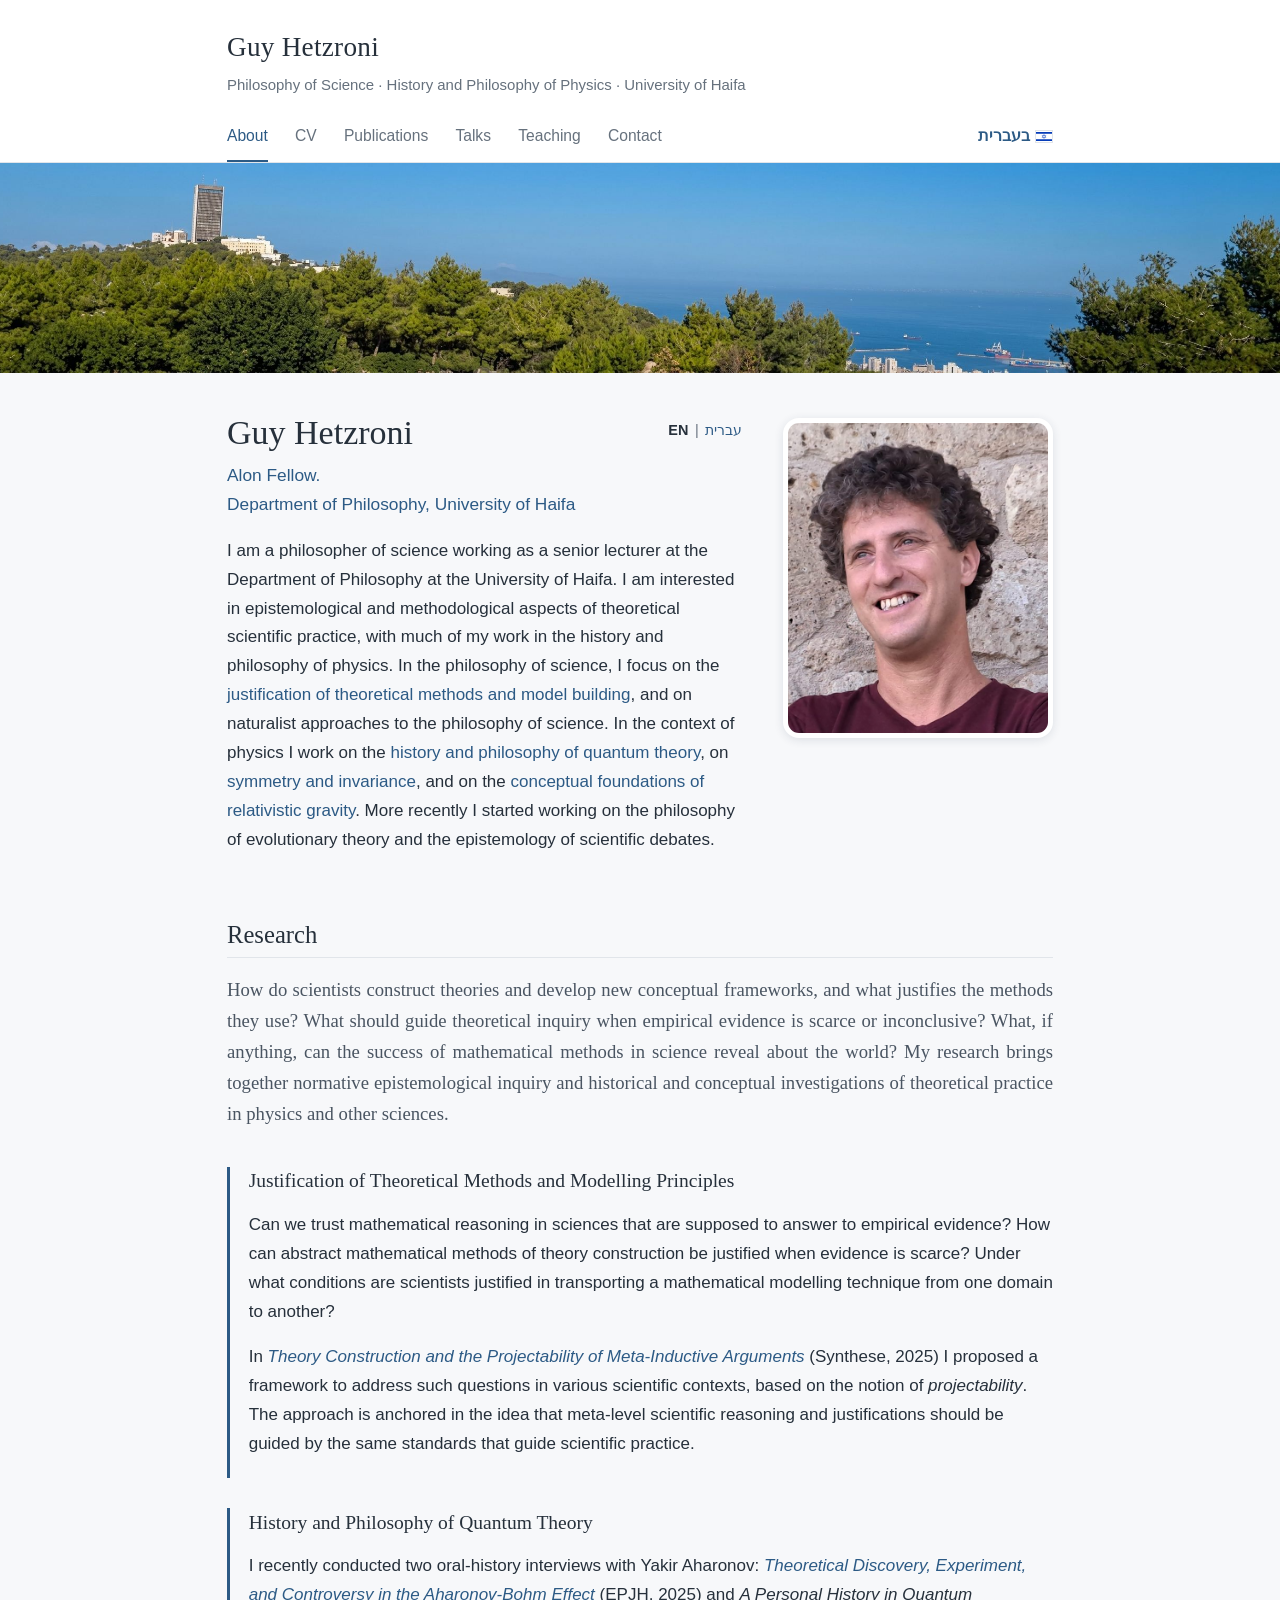
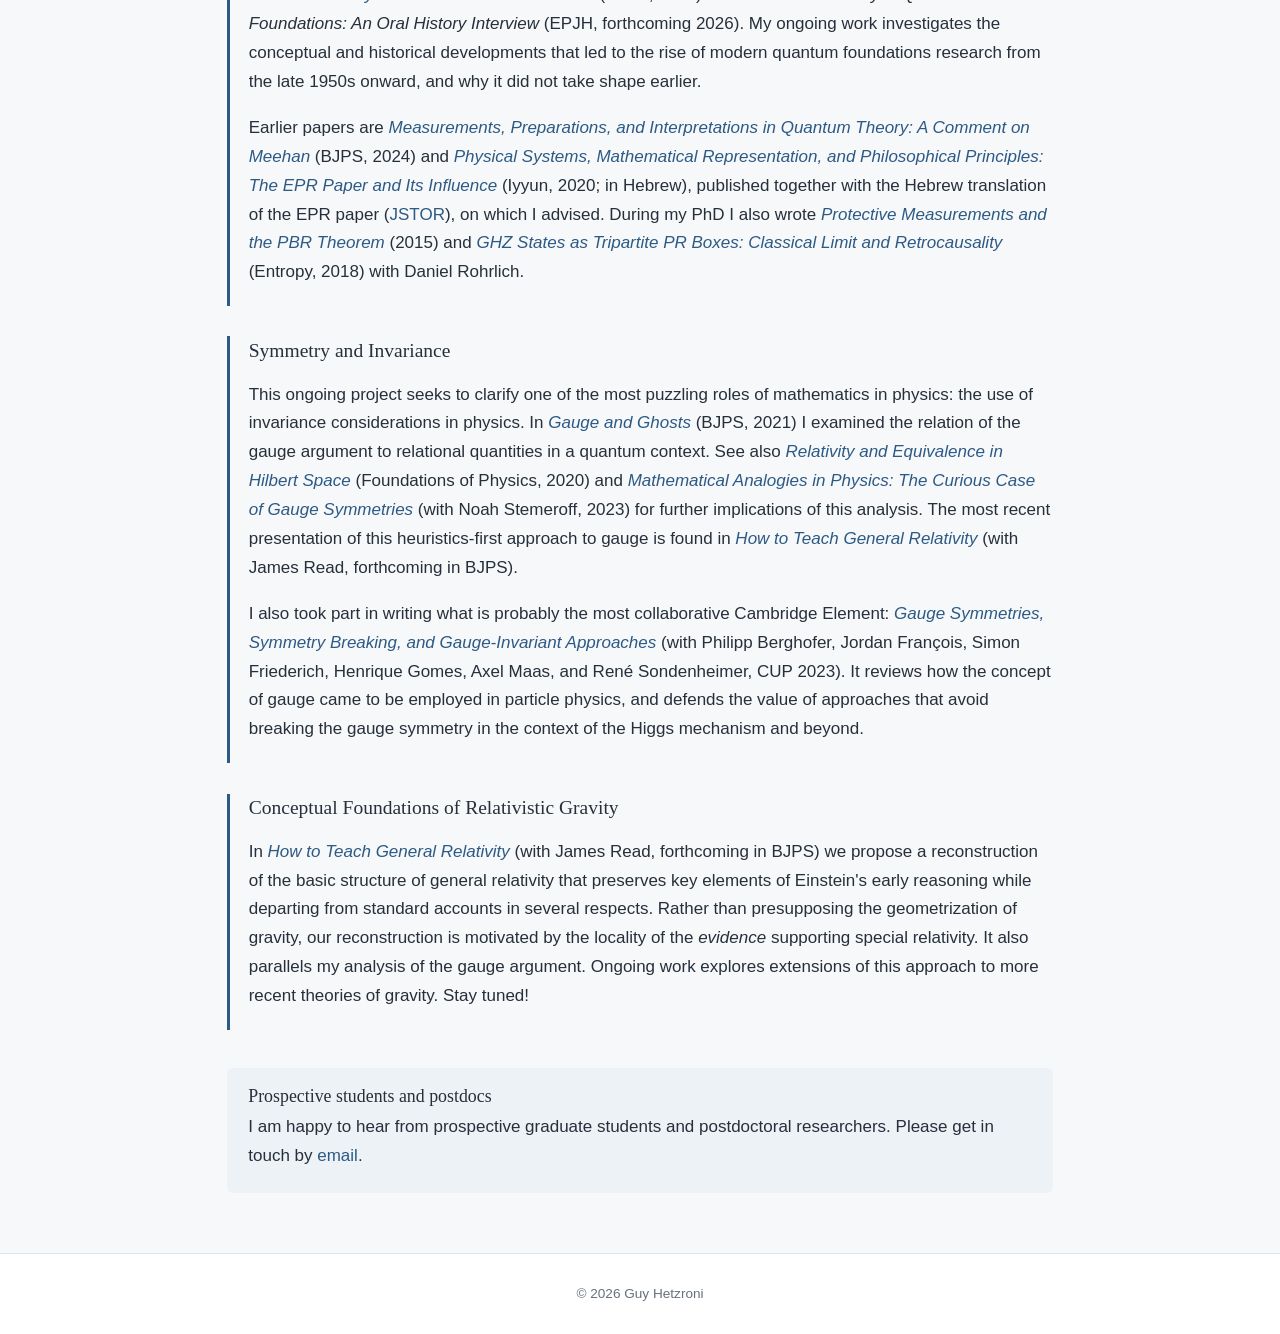
<file: index.html>
<!DOCTYPE html>
<html lang="en">
<head>
  <meta charset="UTF-8">
  <meta name="viewport" content="width=device-width, initial-scale=1.0">
  <title>Guy Hetzroni</title>
  <meta name="description" content="Guy Hetzroni, philosopher of science and of physics. Senior Lecturer and Alon Fellow, Department of Philosophy, University of Haifa.">
  <link rel="stylesheet" href="css/style.css">
  <link rel="icon" href="favicon.ico" sizes="any">
  <link rel="icon" href="images/favicon.svg" type="image/svg+xml">
  <link rel="apple-touch-icon" href="images/apple-touch-icon.png">
</head>
<body>
  <header class="site-header">
    <div class="inner">
      <a class="site-title" href="index.html">Guy Hetzroni</a>
      <p class="site-subtitle">Philosophy of Science · History and Philosophy of Physics<span class="sub-sep"> · </span><span class="sub-place">University of Haifa</span></p>
      <nav aria-label="Main">
        <ul>
          <li><a class="active" href="index.html">About</a></li>
          <li><a href="cv.html">CV</a></li>
          <li><a href="publications.html">Publications</a></li>
          <li><a href="talks.html">Talks</a></li>
          <li><a href="teaching.html">Teaching</a></li>
          <li><a href="contact.html">Contact</a></li>
          <li class="nav-hebrew"><a href="he.html" lang="he">בעברית<img class="flag" src="images/flag-il.svg" alt=""></a></li>
        </ul>
      </nav>
    </div>
  </header>

  <img class="banner" src="images/banner-haifa-bay.jpg" alt="The University of Haifa on Mount Carmel, overlooking Haifa Bay">

  <main>
    <section class="intro">
      <img class="portrait" src="images/portrait.jpg" alt="Portrait of Guy Hetzroni">
      <div>
        <p class="lang-toggle"><span class="current">EN</span> | <a href="he.html" lang="he">עברית</a></p>
        <h1>Guy Hetzroni</h1>
        <p class="position">Alon Fellow.<br>Department of Philosophy, University of Haifa</p>

        <p>I am a philosopher of science working as a senior lecturer at the Department of Philosophy at the University of Haifa. I am interested in epistemological and methodological aspects of theoretical scientific practice, with much of my work in the history and philosophy of physics. In the philosophy of science, I focus on the <a href="#methods">justification of theoretical methods and model building</a>, and on naturalist approaches to the philosophy of science. In the context of physics I work on the <a href="#quantum">history and philosophy of quantum theory</a>, on <a href="#symmetry">symmetry and invariance</a>, and on the <a href="#gravity">conceptual foundations of relativistic gravity</a>. More recently I started working on the philosophy of evolutionary theory and the epistemology of scientific debates.</p>
      </div>
    </section>

    <h2>Research</h2>

    <p class="research-lead">How do scientists construct theories and develop new conceptual frameworks, and what justifies the methods they use? What should guide theoretical inquiry when empirical evidence is scarce or inconclusive? What, if anything, can the success of mathematical methods in science reveal about the world? My research brings together normative epistemological inquiry and historical and conceptual investigations of theoretical practice in physics and other sciences.</p>

    <section class="research-theme" id="methods">
      <h3>Justification of Theoretical Methods and Modelling Principles</h3>
      <p>Can we trust mathematical reasoning in sciences that are supposed to answer to empirical evidence? How can abstract mathematical methods of theory construction be justified when evidence is scarce? Under what conditions are scientists justified in transporting a mathematical modelling technique from one domain to another?</p>
      <p>In <a href="https://doi.org/10.1007/s11229-025-05336-5" target="_blank" rel="noopener"><em>Theory Construction and the Projectability of Meta-Inductive Arguments</em></a> (Synthese, 2025) I proposed a framework to address such questions in various scientific contexts, based on the notion of <em>projectability</em>. The approach is anchored in the idea that meta-level scientific reasoning and justifications should be guided by the same standards that guide scientific practice.</p>
    </section>

    <section class="research-theme" id="quantum">
      <h3>History and Philosophy of Quantum Theory</h3>
      <p>I recently conducted two oral-history interviews with Yakir Aharonov: <a href="https://doi.org/10.1140/epjh/s13129-025-00107-9" target="_blank" rel="noopener"><em>Theoretical Discovery, Experiment, and Controversy in the Aharonov-Bohm Effect</em></a> (EPJH, 2025) and <em>A Personal History in Quantum Foundations: An Oral History Interview</em> (EPJH, forthcoming 2026). My ongoing work investigates the conceptual and historical developments that led to the rise of modern quantum foundations research from the late 1950s onward, and why it did not take shape earlier.</p>
      <p>Earlier papers are <a href="https://doi.org/10.1086/716180" target="_blank" rel="noopener"><em>Measurements, Preparations, and Interpretations in Quantum Theory: A Comment on Meehan</em></a> (BJPS, 2024) and <a href="https://www.jstor.org/stable/26965018" target="_blank" rel="noopener"><em>Physical Systems, Mathematical Representation, and Philosophical Principles: The EPR Paper and Its Influence</em></a> (Iyyun, 2020; in Hebrew), published together with the Hebrew translation of the EPR paper (<a href="https://www.jstor.org/stable/26965017" target="_blank" rel="noopener">JSTOR</a>), on which I advised. During my PhD I also wrote <a href="https://doi.org/10.1017/CBO9781107706927.011" target="_blank" rel="noopener"><em>Protective Measurements and the PBR Theorem</em></a> (2015) and <a href="https://doi.org/10.3390/e20060478" target="_blank" rel="noopener"><em>GHZ States as Tripartite PR Boxes: Classical Limit and Retrocausality</em></a> (Entropy, 2018) with Daniel Rohrlich.</p>
    </section>

    <section class="research-theme" id="symmetry">
      <h3>Symmetry and Invariance</h3>
      <p>This ongoing project seeks to clarify one of the most puzzling roles of mathematics in physics: the use of invariance considerations in physics. In <a href="https://doi.org/10.1093/bjps/axz021" target="_blank" rel="noopener"><em>Gauge and Ghosts</em></a> (BJPS, 2021) I examined the relation of the gauge argument to relational quantities in a quantum context. See also <a href="https://doi.org/10.1007/s10701-020-00322-y" target="_blank" rel="noopener"><em>Relativity and Equivalence in Hilbert Space</em></a> (Foundations of Physics, 2020) and <a href="https://doi.org/10.1007/978-3-031-21655-8_11" target="_blank" rel="noopener"><em>Mathematical Analogies in Physics: The Curious Case of Gauge Symmetries</em></a> (with Noah Stemeroff, 2023) for further implications of this analysis. The most recent presentation of this heuristics-first approach to gauge is found in <a href="https://doi.org/10.1086/729059" target="_blank" rel="noopener"><em>How to Teach General Relativity</em></a> (with James Read, forthcoming in BJPS).</p>
      <p>I also took part in writing what is probably the most collaborative Cambridge Element: <a href="https://doi.org/10.1017/9781009197236" target="_blank" rel="noopener"><em>Gauge Symmetries, Symmetry Breaking, and Gauge-Invariant Approaches</em></a> (with Philipp Berghofer, Jordan François, Simon Friederich, Henrique Gomes, Axel Maas, and René Sondenheimer, CUP 2023). It reviews how the concept of gauge came to be employed in particle physics, and defends the value of approaches that avoid breaking the gauge symmetry in the context of the Higgs mechanism and beyond.</p>
    </section>

    <section class="research-theme" id="gravity">
      <h3>Conceptual Foundations of Relativistic Gravity</h3>
      <p>In <a href="https://doi.org/10.1086/729059" target="_blank" rel="noopener"><em>How to Teach General Relativity</em></a> (with James Read, forthcoming in BJPS) we propose a reconstruction of the basic structure of general relativity that preserves key elements of Einstein's early reasoning while departing from standard accounts in several respects. Rather than presupposing the geometrization of gravity, our reconstruction is motivated by the locality of the <em>evidence</em> supporting special relativity. It also parallels my analysis of the gauge argument. Ongoing work explores extensions of this approach to more recent theories of gravity. Stay tuned!</p>
    </section>

    <aside class="note">
      <h3>Prospective students and postdocs</h3>
      <p>I am happy to hear from prospective graduate students and postdoctoral researchers. Please get in touch by <a href="contact.html">email</a>.</p>
    </aside>
  </main>

  <footer>
    <p>&copy; 2026 Guy Hetzroni</p>
  </footer>
  <script data-goatcounter="https://guyguyhtz.goatcounter.com/count"
          async src="//gc.zgo.at/count.js"></script>
</body>
</html>
</file>
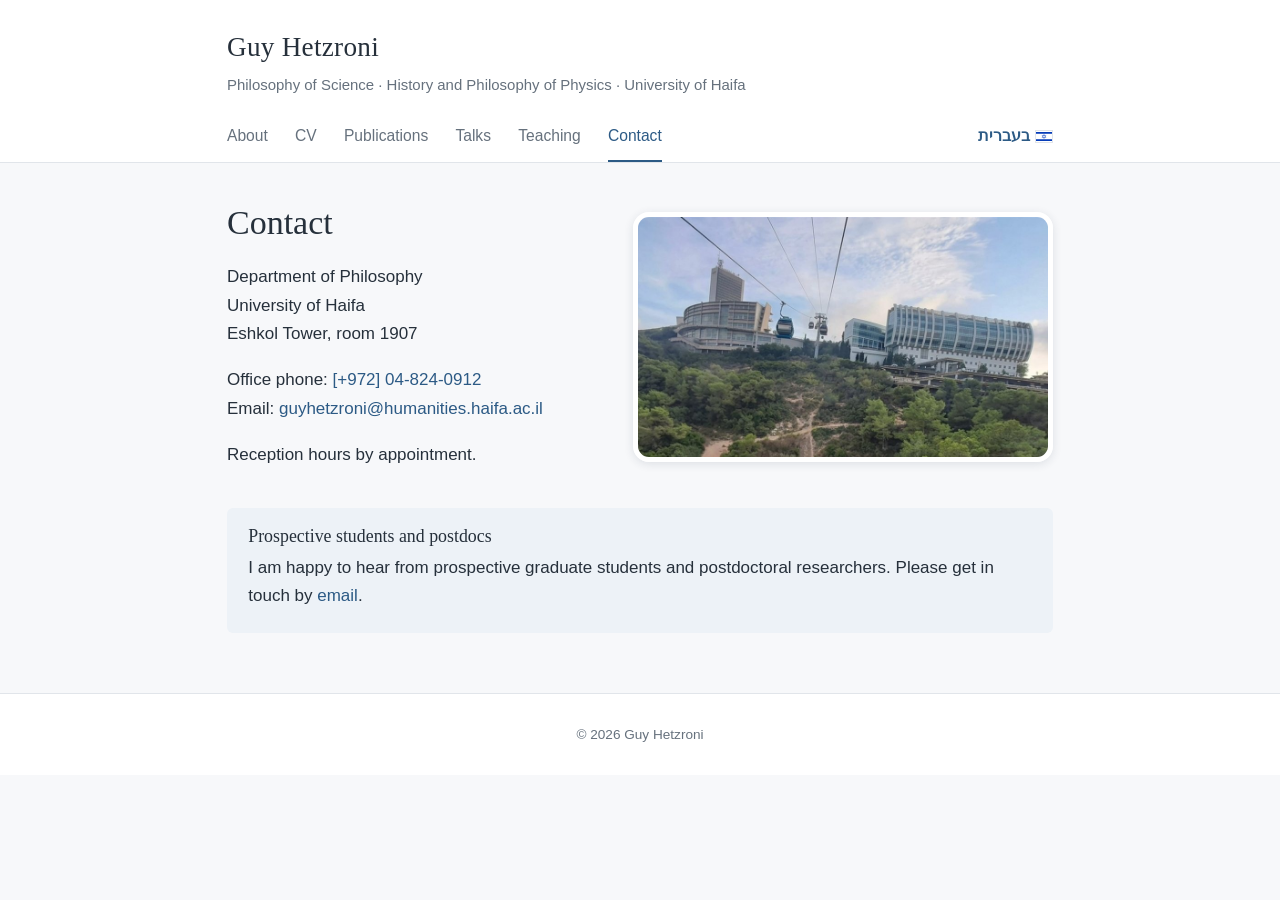
<file: contact.html>
<!DOCTYPE html>
<html lang="en">
<head>
  <meta charset="UTF-8">
  <meta name="viewport" content="width=device-width, initial-scale=1.0">
  <title>Contact · Guy Hetzroni</title>
  <link rel="stylesheet" href="css/style.css">
</head>
<body>
  <header class="site-header">
    <div class="inner">
      <a class="site-title" href="index.html">Guy Hetzroni</a>
      <p class="site-subtitle">Philosophy of Science · History and Philosophy of Physics<span class="sub-sep"> · </span><span class="sub-place">University of Haifa</span></p>
      <nav aria-label="Main">
        <ul>
          <li><a href="index.html">About</a></li>
          <li><a href="cv.html">CV</a></li>
          <li><a href="publications.html">Publications</a></li>
          <li><a href="talks.html">Talks</a></li>
          <li><a href="teaching.html">Teaching</a></li>
          <li><a class="active" href="contact.html">Contact</a></li>
          <li class="nav-hebrew"><a href="he.html" lang="he">בעברית<img class="flag" src="images/flag-il.svg" alt=""></a></li>
        </ul>
      </nav>
    </div>
  </header>

  <main>
    <section class="contact-grid">
      <div>
        <h1>Contact</h1>
        <p>
          Department of Philosophy<br>
          University of Haifa<br>
          Eshkol Tower, room 1907
        </p>
        <p>
          Office phone: <a href="tel:+97248240912">[+972] 04-824-0912</a><br>
          Email: <a href="mailto:guyhetzroni@humanities.haifa.ac.il">guyhetzroni@humanities.haifa.ac.il</a>
        </p>
        <p>Reception hours by appointment.</p>
      </div>
      <div class="contact-photo-cell">
        <img class="contact-photo" src="images/haifa-campus.jpg" alt="The University of Haifa campus on Mount Carmel, with the Eshkol Tower and the cable car">
      </div>
    </section>

    <!-- TODO: add profile links when ready, e.g.
    <h2>Profiles</h2>
    <p class="links">
      <a href="...">Google Scholar</a>
      <a href="...">PhilPeople</a>
      <a href="...">PhilSci-Archive</a>
      <a href="...">arXiv</a>
      <a href="...">ORCID</a>
    </p>
    -->

    <aside class="note">
      <h3>Prospective students and postdocs</h3>
      <p>I am happy to hear from prospective graduate students and postdoctoral researchers. Please get in touch by <a href="mailto:guyhetzroni@humanities.haifa.ac.il">email</a>.</p>
    </aside>
  </main>

  <footer>
    <p>&copy; 2026 Guy Hetzroni</p>
  </footer>
  <script data-goatcounter="https://guyguyhtz.goatcounter.com/count"
          async src="//gc.zgo.at/count.js"></script>
</body>
</html>
</file>
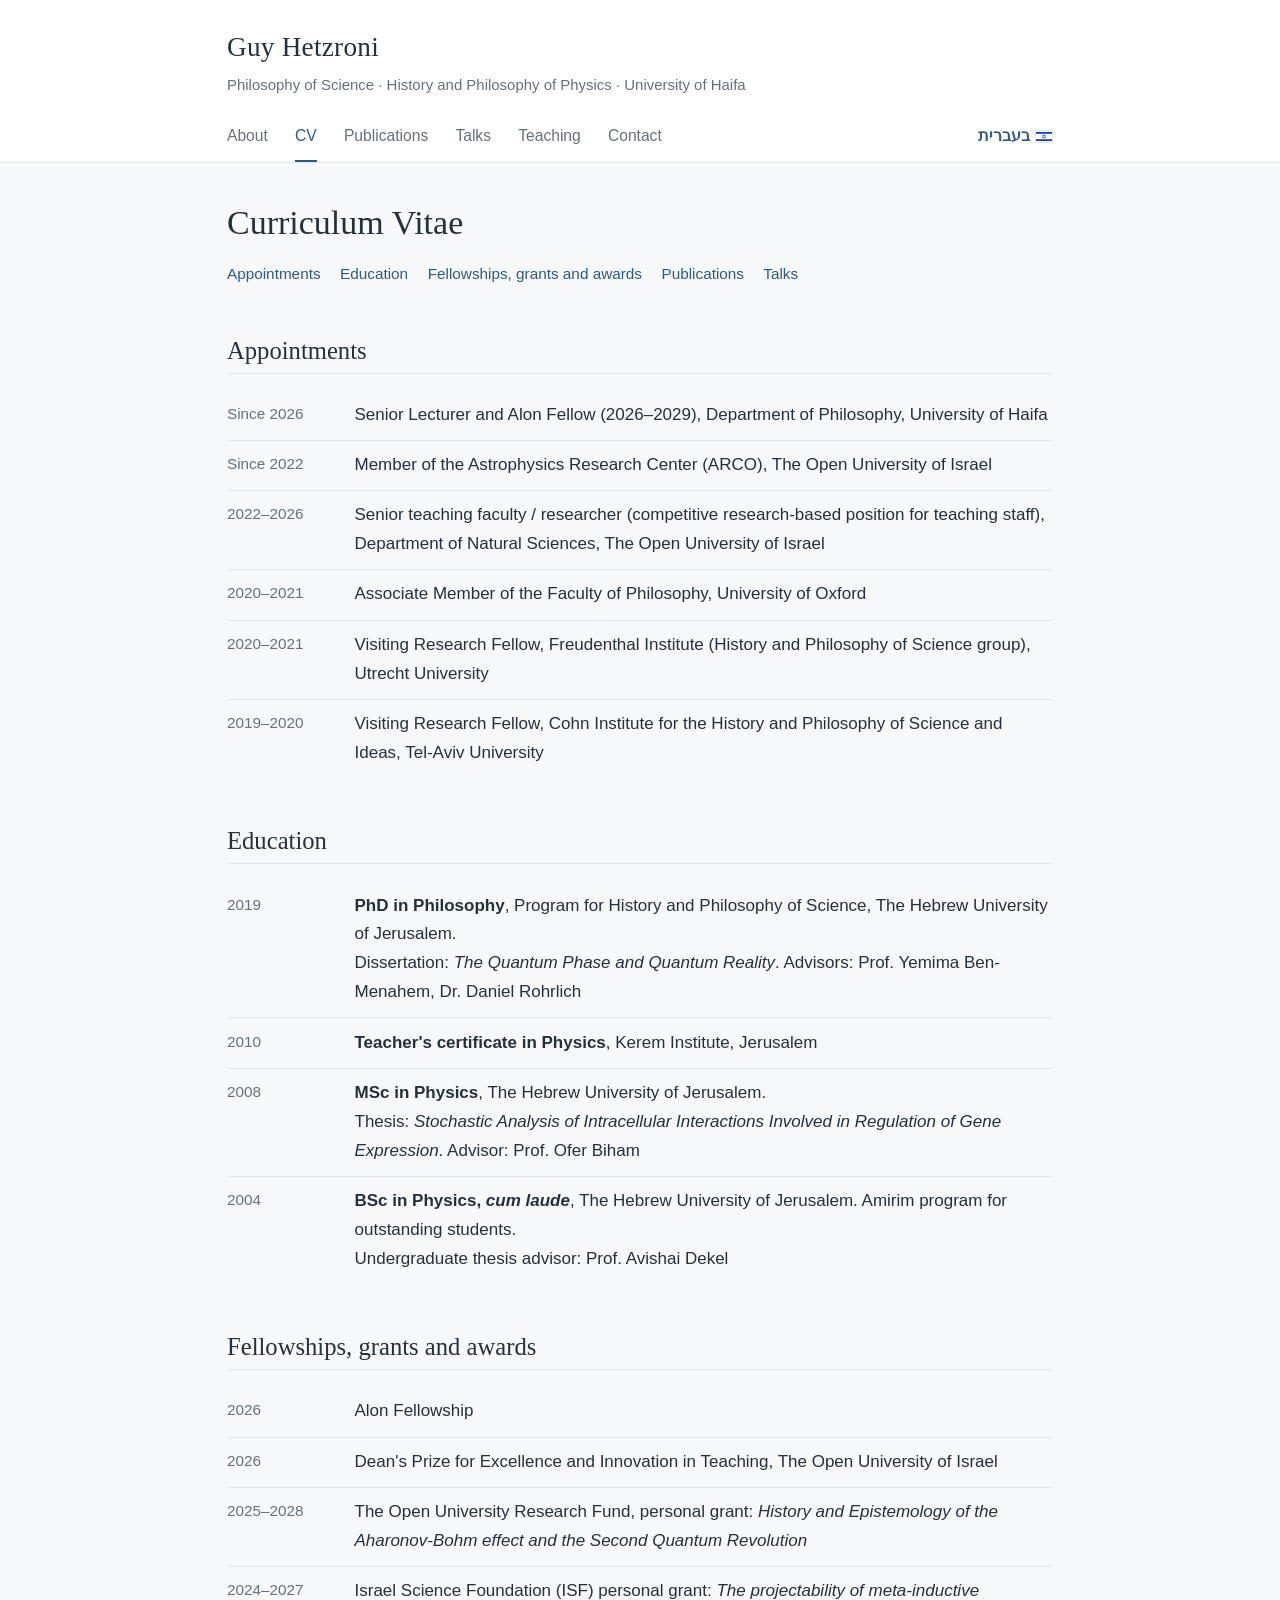
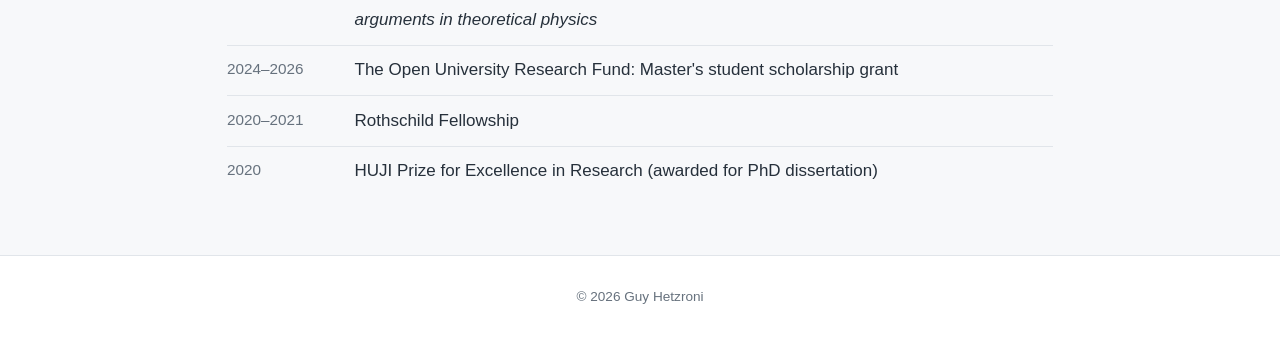
<file: cv.html>
<!DOCTYPE html>
<html lang="en">
<head>
  <meta charset="UTF-8">
  <meta name="viewport" content="width=device-width, initial-scale=1.0">
  <title>CV · Guy Hetzroni</title>
  <link rel="stylesheet" href="css/style.css">
  <link rel="icon" href="favicon.ico" sizes="any">
  <link rel="icon" href="images/favicon.svg" type="image/svg+xml">
  <link rel="apple-touch-icon" href="images/apple-touch-icon.png">
</head>
<body>
  <header class="site-header">
    <div class="inner">
      <a class="site-title" href="index.html">Guy Hetzroni</a>
      <p class="site-subtitle">Philosophy of Science · History and Philosophy of Physics<span class="sub-sep"> · </span><span class="sub-place">University of Haifa</span></p>
      <nav aria-label="Main">
        <ul>
          <li><a href="index.html">About</a></li>
          <li><a class="active" href="cv.html">CV</a></li>
          <li><a href="publications.html">Publications</a></li>
          <li><a href="talks.html">Talks</a></li>
          <li><a href="teaching.html">Teaching</a></li>
          <li><a href="contact.html">Contact</a></li>
          <li class="nav-hebrew"><a href="he.html" lang="he">בעברית<img class="flag" src="images/flag-il.svg" alt=""></a></li>
        </ul>
      </nav>
    </div>
  </header>

  <main>
    <h1>Curriculum Vitae</h1>
    <p class="section-links">
      <a href="#appointments">Appointments</a>
      <a href="#education">Education</a>
      <a href="#awards">Fellowships, grants and awards</a>
      <a href="publications.html">Publications</a>
      <a href="talks.html">Talks</a>
    </p>

    <h2 id="appointments">Appointments</h2>
    <table class="cv">
      <tr><td>Since 2026</td><td>Senior Lecturer and Alon Fellow (2026–2029), Department of Philosophy, University of Haifa</td></tr>
      <tr><td>Since 2022</td><td>Member of the Astrophysics Research Center (ARCO), The Open University of Israel</td></tr>
      <tr><td>2022–2026</td><td>Senior teaching faculty / researcher (competitive research-based position for teaching staff), Department of Natural Sciences, The Open University of Israel</td></tr>
      <tr><td>2020–2021</td><td>Associate Member of the Faculty of Philosophy, University of Oxford</td></tr>
      <tr><td>2020–2021</td><td>Visiting Research Fellow, Freudenthal Institute (History and Philosophy of Science group), Utrecht University</td></tr>
      <tr><td>2019–2020</td><td>Visiting Research Fellow, Cohn Institute for the History and Philosophy of Science and Ideas, Tel-Aviv University</td></tr>
    </table>

    <h2 id="education">Education</h2>
    <table class="cv">
      <tr><td>2019</td><td><strong>PhD in Philosophy</strong>, Program for History and Philosophy of Science, The Hebrew University of Jerusalem.<br>Dissertation: <em>The Quantum Phase and Quantum Reality</em>. Advisors: Prof. Yemima Ben-Menahem, Dr. Daniel Rohrlich</td></tr>
      <tr><td>2010</td><td><strong>Teacher's certificate in Physics</strong>, Kerem Institute, Jerusalem</td></tr>
      <tr><td>2008</td><td><strong>MSc in Physics</strong>, The Hebrew University of Jerusalem.<br>Thesis: <em>Stochastic Analysis of Intracellular Interactions Involved in Regulation of Gene Expression</em>. Advisor: Prof. Ofer Biham</td></tr>
      <tr><td>2004</td><td><strong>BSc in Physics, <em>cum laude</em></strong>, The Hebrew University of Jerusalem. Amirim program for outstanding students.<br>Undergraduate thesis advisor: Prof. Avishai Dekel</td></tr>
    </table>

    <h2 id="awards">Fellowships, grants and awards</h2>
    <table class="cv">
      <tr><td>2026</td><td>Alon Fellowship</td></tr>
      <tr><td>2026</td><td>Dean's Prize for Excellence and Innovation in Teaching, The Open University of Israel</td></tr>
      <tr><td>2025–2028</td><td>The Open University Research Fund, personal grant: <em>History and Epistemology of the Aharonov-Bohm effect and the Second Quantum Revolution</em></td></tr>
      <tr><td>2024–2027</td><td>Israel Science Foundation (ISF) personal grant: <em>The projectability of meta-inductive arguments in theoretical physics</em></td></tr>
      <tr><td>2024–2026</td><td>The Open University Research Fund: Master's student scholarship grant</td></tr>
      <tr><td>2020–2021</td><td>Rothschild Fellowship</td></tr>
      <tr><td>2020</td><td>HUJI Prize for Excellence in Research (awarded for PhD dissertation)</td></tr>
    </table>
  </main>

  <footer>
    <p>&copy; 2026 Guy Hetzroni</p>
  </footer>
  <script data-goatcounter="https://guyguyhtz.goatcounter.com/count"
          async src="//gc.zgo.at/count.js"></script>
</body>
</html>
</file>
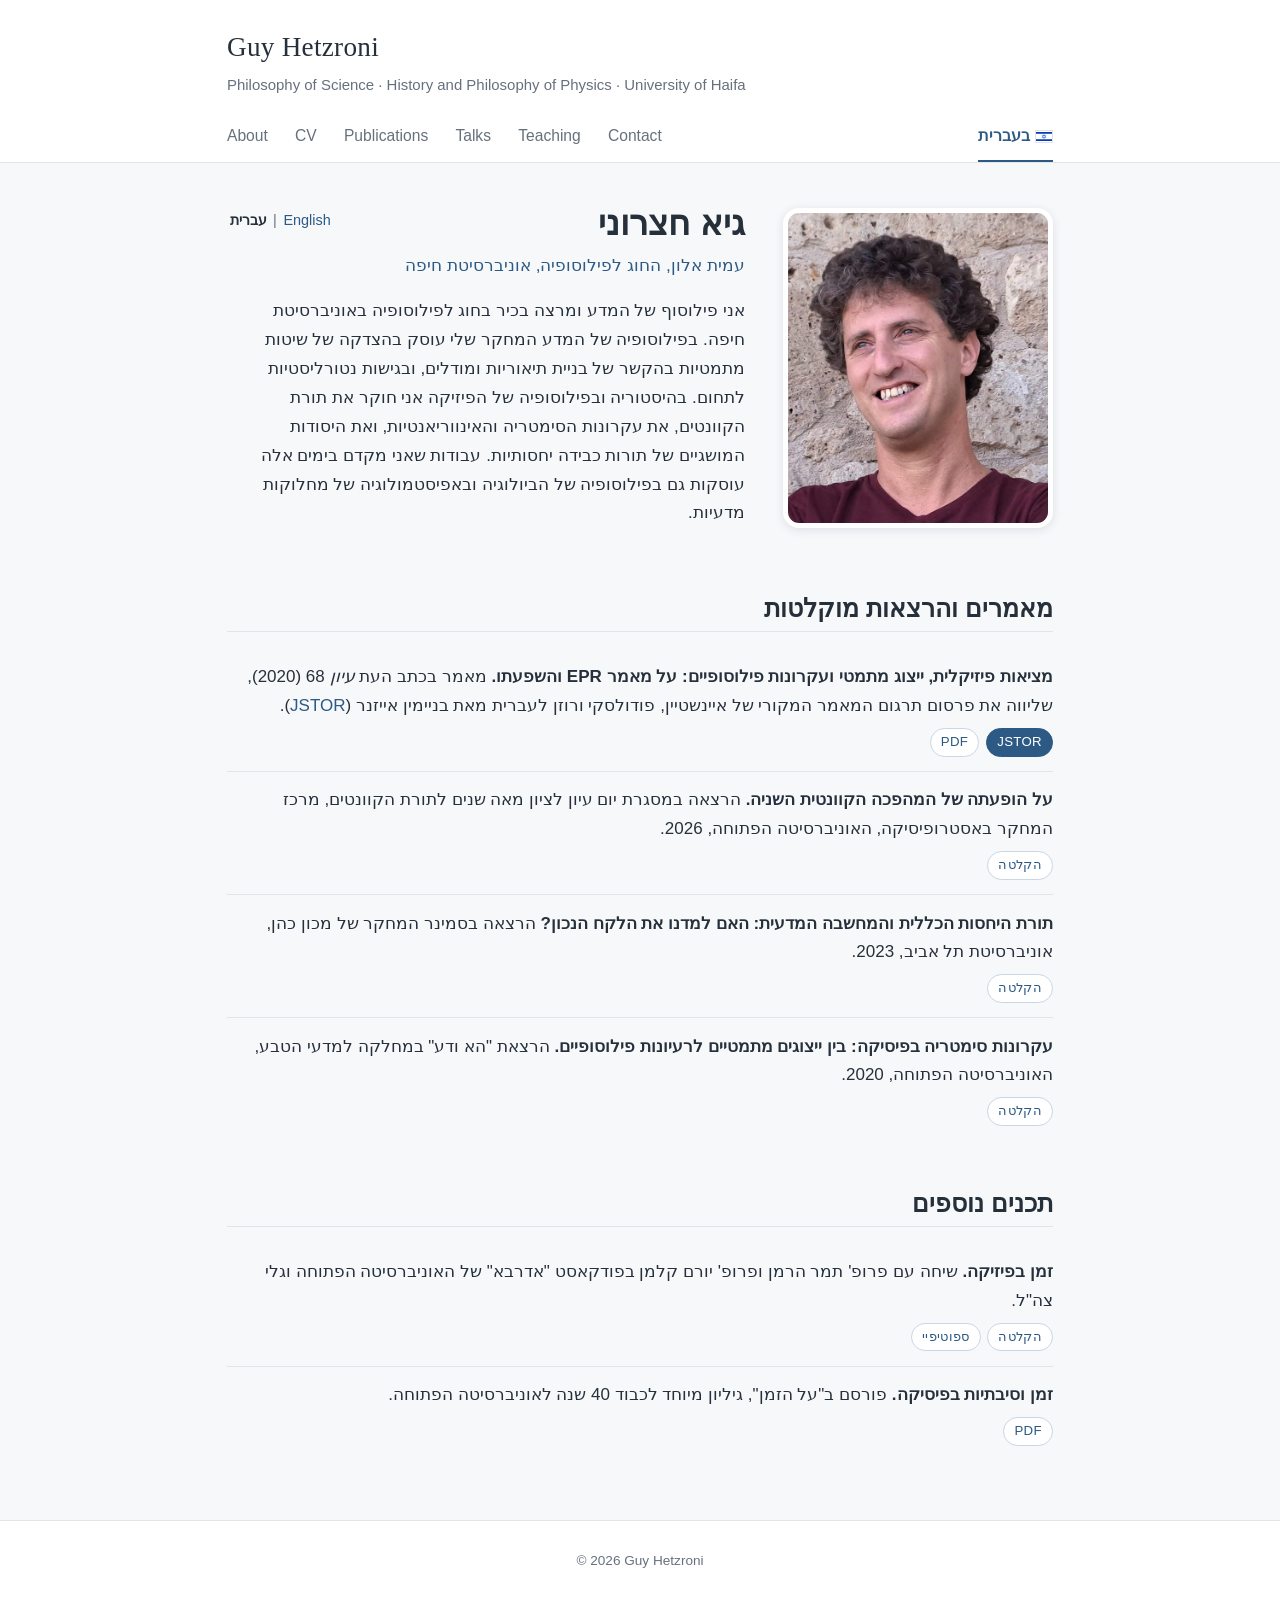
<file: he.html>
<!DOCTYPE html>
<html lang="he">
<head>
  <meta charset="UTF-8">
  <meta name="viewport" content="width=device-width, initial-scale=1.0">
  <title>גיא חצרוני · בעברית</title>
  <link rel="stylesheet" href="css/style.css">
  <link rel="icon" href="favicon.ico" sizes="any">
  <link rel="icon" href="images/favicon.svg" type="image/svg+xml">
  <link rel="apple-touch-icon" href="images/apple-touch-icon.png">
</head>
<body>
  <header class="site-header" lang="en">
    <div class="inner">
      <a class="site-title" href="index.html">Guy Hetzroni</a>
      <p class="site-subtitle">Philosophy of Science · History and Philosophy of Physics<span class="sub-sep"> · </span><span class="sub-place">University of Haifa</span></p>
      <nav aria-label="Main">
        <ul>
          <li><a href="index.html">About</a></li>
          <li><a href="cv.html">CV</a></li>
          <li><a href="publications.html">Publications</a></li>
          <li><a href="talks.html">Talks</a></li>
          <li><a href="teaching.html">Teaching</a></li>
          <li><a href="contact.html">Contact</a></li>
          <li class="nav-hebrew"><a class="active" href="he.html" lang="he">בעברית<img class="flag" src="images/flag-il.svg" alt=""></a></li>
        </ul>
      </nav>
    </div>
  </header>

  <main class="rtl" dir="rtl">
    <section class="intro">
      <img class="portrait" src="images/portrait.jpg" alt="גיא חצרוני">
      <div>
        <p class="lang-toggle"><a href="index.html" lang="en">English</a> | <span class="current">עברית</span></p>
        <h1>גיא חצרוני</h1>
        <p class="position">עמית אלון, החוג לפילוסופיה, אוניברסיטת חיפה</p>

        <p>אני פילוסוף של המדע ומרצה בכיר בחוג לפילוסופיה באוניברסיטת חיפה. בפילוסופיה של המדע המחקר שלי עוסק בהצדקה של שיטות מתמטיות בהקשר של בניית תיאוריות ומודלים, ובגישות נטורליסטיות לתחום. בהיסטוריה ובפילוסופיה של הפיזיקה אני חוקר את תורת הקוונטים, את עקרונות הסימטריה והאינווריאנטיות, ואת היסודות המושגיים של תורות כבידה יחסותיות. עבודות שאני מקדם בימים אלה עוסקות גם בפילוסופיה של הביולוגיה ובאפיסטמולוגיה של מחלוקות מדעיות.</p>
      </div>
    </section>

    <h2>מאמרים והרצאות מוקלטות</h2>
    <ul class="entries">
      <li>
        <span class="title">מציאות פיזיקלית, ייצוג מתמטי ועקרונות פילוסופיים: על מאמר EPR והשפעתו.</span>
        מאמר בכתב העת <em>עיון</em> 68 (2020), שליווה את פרסום תרגום המאמר המקורי של איינשטיין, פודולסקי ורוזן לעברית מאת בניימין אייזנר (<a href="https://www.jstor.org/stable/26965017" target="_blank" rel="noopener">JSTOR</a>).
        <div class="links"><a class="official" href="https://www.jstor.org/stable/26965018" target="_blank" rel="noopener">JSTOR</a> <a href="files/Preprints/Hetzroni%202020%20Preprint%20-%20Physical%20Reality%20and%20Philosophical%20Principles%20(EPR).pdf" target="_blank" rel="noopener">PDF</a></div>
      </li>
      <li>
        <span class="title">על הופעתה של המהפכה הקוונטית השניה.</span>
        הרצאה במסגרת יום עיון לציון מאה שנים לתורת הקוונטים, מרכז המחקר באסטרופיסיקה, האוניברסיטה הפתוחה, 2026.
        <div class="links"><a href="https://www.youtube.com/watch?v=kPbXlzguKgM" target="_blank" rel="noopener">הקלטה</a></div>
      </li>
      <li>
        <span class="title">תורת היחסות הכללית והמחשבה המדעית: האם למדנו את הלקח הנכון?</span>
        הרצאה בסמינר המחקר של מכון כהן, אוניברסיטת תל אביב, 2023.
        <div class="links"><a href="https://www.youtube.com/watch?v=bJq2DTu1Bvw" target="_blank" rel="noopener">הקלטה</a></div>
      </li>
      <li>
        <span class="title">עקרונות סימטריה בפיסיקה: בין ייצוגים מתמטיים לרעיונות פילוסופיים.</span>
        הרצאת "הא ודע" במחלקה למדעי הטבע, האוניברסיטה הפתוחה, 2020.
        <div class="links"><a href="https://www.youtube.com/watch?v=T-n5P2JRNcc" target="_blank" rel="noopener">הקלטה</a></div>
      </li>
    </ul>

    <h2>תכנים נוספים</h2>
    <ul class="entries">
      <li>
        <span class="title">זמן בפיזיקה.</span>
        שיחה עם פרופ' תמר הרמן ופרופ' יורם קלמן בפודקאסט "אדרבא" של האוניברסיטה הפתוחה וגלי צה"ל.
        <div class="links">
          <a href="https://omny.fm/shows/adraba/4-19" target="_blank" rel="noopener">הקלטה</a>
          <a href="https://open.spotify.com/episode/57n8BRtvQLfi4Duo8ums1d" target="_blank" rel="noopener">ספוטיפיי</a>
        </div>
      </li>
      <li>
        <span class="title">זמן וסיבתיות בפיסיקה.</span>
        פורסם ב"על הזמן", גיליון מיוחד לכבוד 40 שנה לאוניברסיטה הפתוחה.
        <div class="links"><a href="files/Hetzroni%202016%20-%20Time%20and%20Causality%20in%20Physics%20(Hebrew).pdf" target="_blank" rel="noopener">PDF</a></div>
      </li>
    </ul>
  </main>

  <footer>
    <p>&copy; 2026 Guy Hetzroni</p>
  </footer>
  <script data-goatcounter="https://guyguyhtz.goatcounter.com/count"
          async src="//gc.zgo.at/count.js"></script>
</body>
</html>
</file>
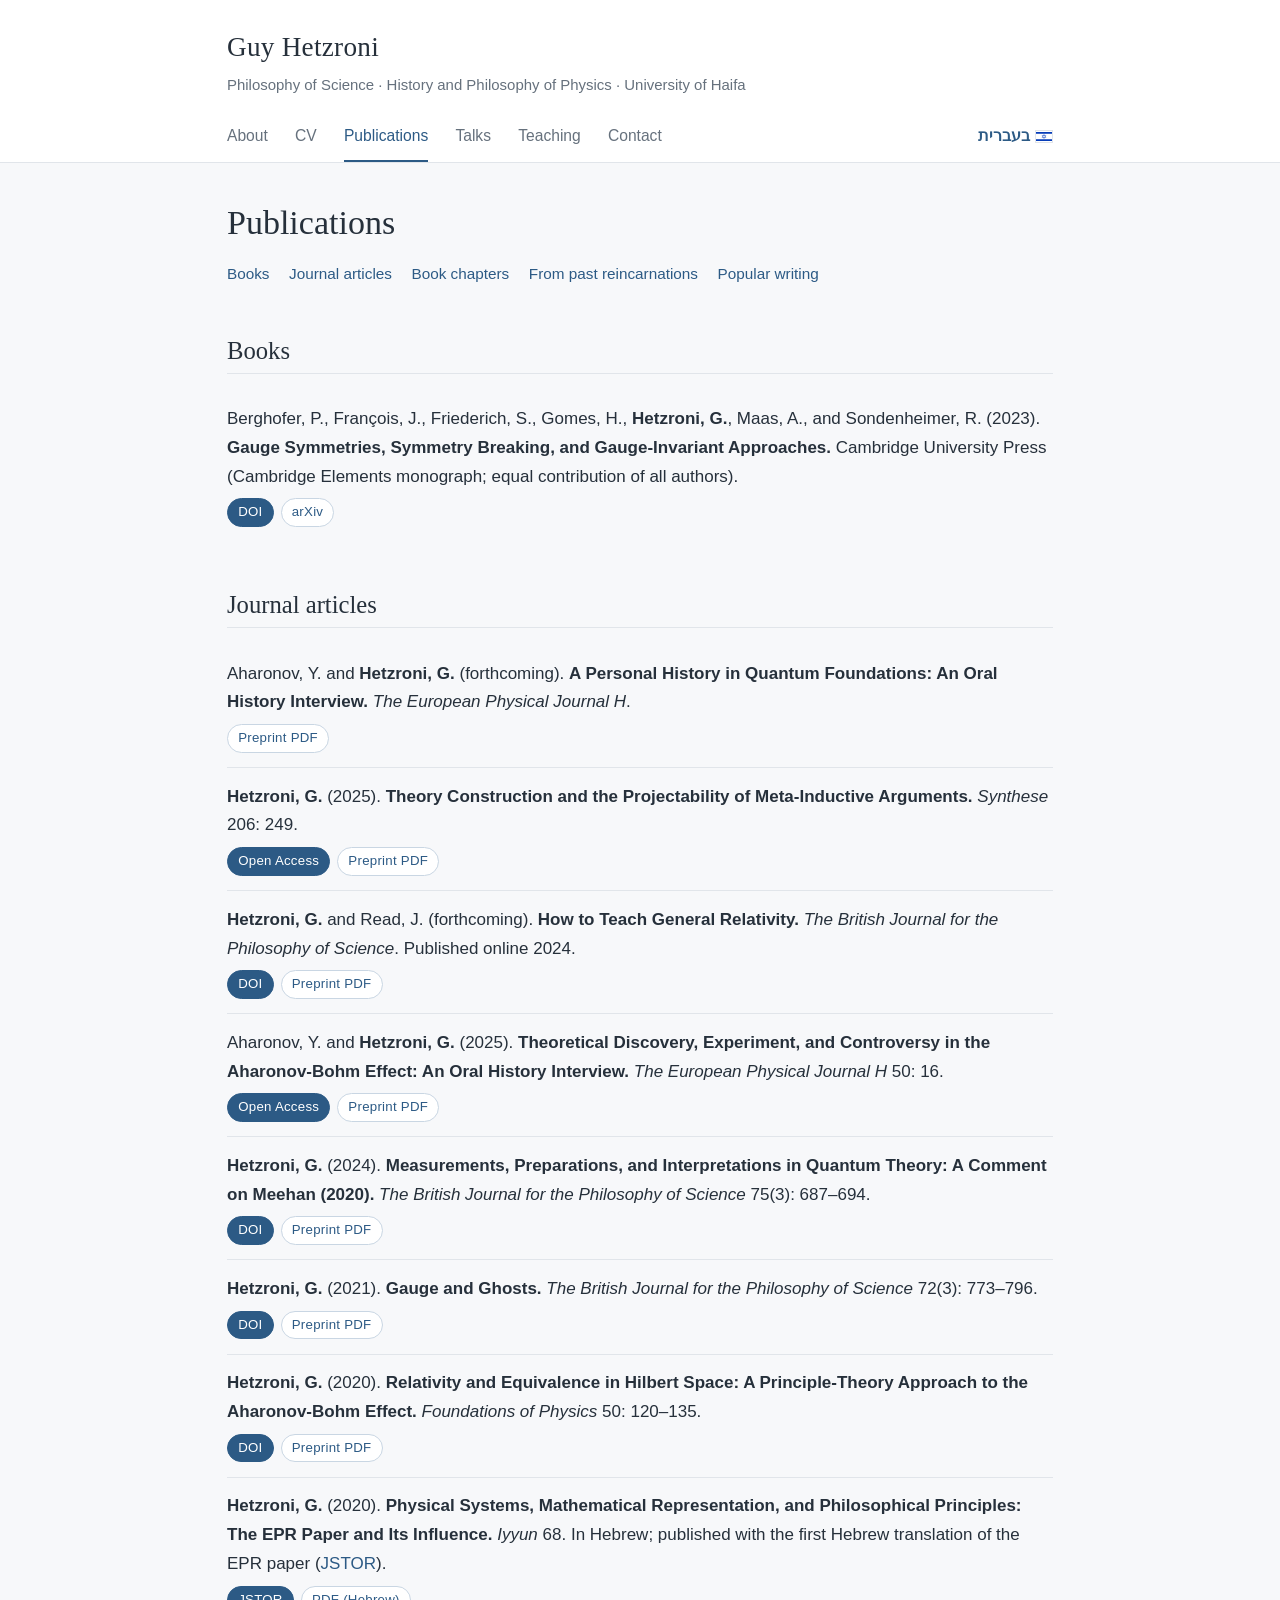
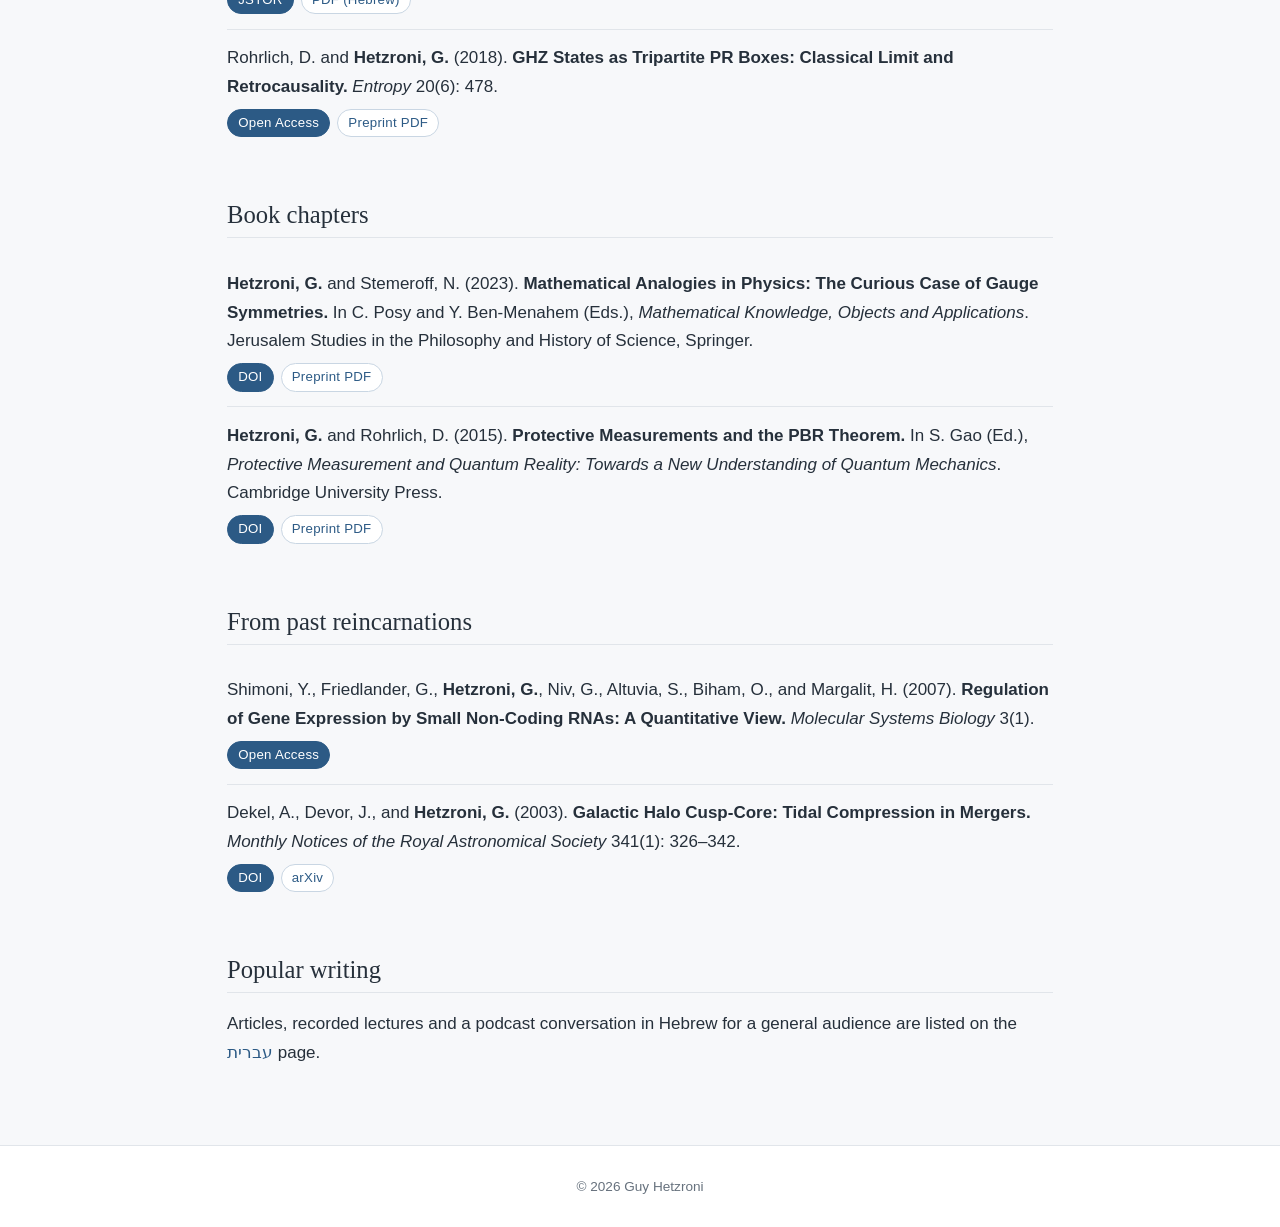
<file: publications.html>
<!DOCTYPE html>
<html lang="en">
<head>
  <meta charset="UTF-8">
  <meta name="viewport" content="width=device-width, initial-scale=1.0">
  <title>Publications · Guy Hetzroni</title>
  <link rel="stylesheet" href="css/style.css">
  <link rel="icon" href="favicon.ico" sizes="any">
  <link rel="icon" href="images/favicon.svg" type="image/svg+xml">
  <link rel="apple-touch-icon" href="images/apple-touch-icon.png">
</head>
<body>
  <header class="site-header">
    <div class="inner">
      <a class="site-title" href="index.html">Guy Hetzroni</a>
      <p class="site-subtitle">Philosophy of Science · History and Philosophy of Physics<span class="sub-sep"> · </span><span class="sub-place">University of Haifa</span></p>
      <nav aria-label="Main">
        <ul>
          <li><a href="index.html">About</a></li>
          <li><a href="cv.html">CV</a></li>
          <li><a class="active" href="publications.html">Publications</a></li>
          <li><a href="talks.html">Talks</a></li>
          <li><a href="teaching.html">Teaching</a></li>
          <li><a href="contact.html">Contact</a></li>
          <li class="nav-hebrew"><a href="he.html" lang="he">בעברית<img class="flag" src="images/flag-il.svg" alt=""></a></li>
        </ul>
      </nav>
    </div>
  </header>

  <main>
    <h1>Publications</h1>
    <p class="section-links">
      <a href="#books">Books</a>
      <a href="#articles">Journal articles</a>
      <a href="#chapters">Book chapters</a>
      <a href="#past">From past reincarnations</a>
      <a href="#popular">Popular writing</a>
    </p>

    <!-- Each entry: citation, then links. Official (DOI) link first, preprint second.
         Preprint PDFs live in files/Preprints/ (spaces in file names are written as %20). -->

    <h2 id="books">Books</h2>
    <ul class="entries">
      <li>
        Berghofer, P., François, J., Friederich, S., Gomes, H., <span class="me">Hetzroni, G.</span>, Maas, A., and Sondenheimer, R. (2023).
        <span class="title">Gauge Symmetries, Symmetry Breaking, and Gauge-Invariant Approaches.</span>
        Cambridge University Press (Cambridge Elements monograph; equal contribution of all authors).
        <div class="links">
          <a class="official" href="https://doi.org/10.1017/9781009197236" target="_blank" rel="noopener">DOI</a>
          <a href="https://arxiv.org/pdf/2110.00616" target="_blank" rel="noopener">arXiv</a>
        </div>
      </li>
    </ul>

    <h2 id="articles">Journal articles</h2>
    <ul class="entries">
      <li>
        Aharonov, Y. and <span class="me">Hetzroni, G.</span> (forthcoming).
        <span class="title">A Personal History in Quantum Foundations: An Oral History Interview.</span>
        <span class="venue">The European Physical Journal H</span>.
        <div class="links">
          <a href="files/Preprints/Aharonov%20and%20Hetzroni%202026%20Preprint%20-%20Foundations%20Oral%20History%20Interview.pdf" target="_blank" rel="noopener">Preprint PDF</a>
        </div>
      </li>
      <li>
        <span class="me">Hetzroni, G.</span> (2025).
        <span class="title">Theory Construction and the Projectability of Meta-Inductive Arguments.</span>
        <span class="venue">Synthese</span> 206: 249.
        <div class="links">
          <a class="official" href="https://doi.org/10.1007/s11229-025-05336-5" target="_blank" rel="noopener">Open Access</a>
          <a href="files/Preprints/Hetzroni%202025%20Preprint%20-%20Projectability%20of%20Meta-Inductive%20Arguments.pdf" target="_blank" rel="noopener">Preprint PDF</a>
        </div>
      </li>
      <li>
        <span class="me">Hetzroni, G.</span> and Read, J. (forthcoming).
        <span class="title">How to Teach General Relativity.</span>
        <span class="venue">The British Journal for the Philosophy of Science</span>. Published online 2024.
        <div class="links">
          <a class="official" href="https://doi.org/10.1086/729059" target="_blank" rel="noopener">DOI</a>
          <a href="files/Preprints/Hetzroni%20and%20Read%202023%20Preprint%20-%20How%20to%20Teach%20General%20Relativity.pdf" target="_blank" rel="noopener">Preprint PDF</a>
        </div>
      </li>
      <li>
        Aharonov, Y. and <span class="me">Hetzroni, G.</span> (2025).
        <span class="title">Theoretical Discovery, Experiment, and Controversy in the Aharonov-Bohm Effect: An Oral History Interview.</span>
        <span class="venue">The European Physical Journal H</span> 50: 16.
        <div class="links">
          <a class="official" href="https://doi.org/10.1140/epjh/s13129-025-00107-9" target="_blank" rel="noopener">Open Access</a>
          <a href="files/Preprints/Aharonov%20and%20Hetzroni%202025%20Preprint%20-%20Aharonov-Bohm%20Effect%20Oral%20History%20Interview.pdf" target="_blank" rel="noopener">Preprint PDF</a>
        </div>
      </li>
      <li>
        <span class="me">Hetzroni, G.</span> (2024).
        <span class="title">Measurements, Preparations, and Interpretations in Quantum Theory: A Comment on Meehan (2020).</span>
        <span class="venue">The British Journal for the Philosophy of Science</span> 75(3): 687–694.
        <div class="links">
          <a class="official" href="https://doi.org/10.1086/716180" target="_blank" rel="noopener">DOI</a>
          <a href="files/Preprints/Hetzroni%202021%20Preprint%20-%20Measurements,%20Preparations,%20and%20Interpretations.pdf" target="_blank" rel="noopener">Preprint PDF</a>
        </div>
      </li>
      <li>
        <span class="me">Hetzroni, G.</span> (2021).
        <span class="title">Gauge and Ghosts.</span>
        <span class="venue">The British Journal for the Philosophy of Science</span> 72(3): 773–796.
        <div class="links">
          <a class="official" href="https://doi.org/10.1093/bjps/axz021" target="_blank" rel="noopener">DOI</a>
          <a href="files/Preprints/Hetzroni%202021%20Preprint%20-%20Gauge%20and%20Ghosts.pdf" target="_blank" rel="noopener">Preprint PDF</a>
        </div>
      </li>
      <li>
        <span class="me">Hetzroni, G.</span> (2020).
        <span class="title">Relativity and Equivalence in Hilbert Space: A Principle-Theory Approach to the Aharonov-Bohm Effect.</span>
        <span class="venue">Foundations of Physics</span> 50: 120–135.
        <div class="links">
          <a class="official" href="https://doi.org/10.1007/s10701-020-00322-y" target="_blank" rel="noopener">DOI</a>
          <a href="files/Preprints/Hetzroni%202020%20Preprint%20-%20Relativity%20and%20Equivalence%20in%20Hilbert%20Space.pdf" target="_blank" rel="noopener">Preprint PDF</a>
        </div>
      </li>
      <li id="epr">
        <span class="me">Hetzroni, G.</span> (2020).
        <span class="title">Physical Systems, Mathematical Representation, and Philosophical Principles: The EPR Paper and Its Influence.</span>
        <span class="venue">Iyyun</span> 68. In Hebrew; published with the first Hebrew translation of the EPR paper (<a href="https://www.jstor.org/stable/26965017" target="_blank" rel="noopener">JSTOR</a>).
        <div class="links">
          <a class="official" href="https://www.jstor.org/stable/26965018" target="_blank" rel="noopener">JSTOR</a>
          <a href="files/Preprints/Hetzroni%202020%20Preprint%20-%20Physical%20Reality%20and%20Philosophical%20Principles%20(EPR).pdf" target="_blank" rel="noopener">PDF (Hebrew)</a>
        </div>
      </li>
      <li>
        Rohrlich, D. and <span class="me">Hetzroni, G.</span> (2018).
        <span class="title">GHZ States as Tripartite PR Boxes: Classical Limit and Retrocausality.</span>
        <span class="venue">Entropy</span> 20(6): 478.
        <div class="links">
          <a class="official" href="https://doi.org/10.3390/e20060478" target="_blank" rel="noopener">Open Access</a>
          <a href="files/Preprints/Rohrlich%20and%20Hetzroni%202016%20Preprint%20-%20GHZ%20States%20and%20PR%20Boxes.pdf" target="_blank" rel="noopener">Preprint PDF</a>
        </div>
      </li>
    </ul>

    <h2 id="chapters">Book chapters</h2>
    <ul class="entries">
      <li>
        <span class="me">Hetzroni, G.</span> and Stemeroff, N. (2023).
        <span class="title">Mathematical Analogies in Physics: The Curious Case of Gauge Symmetries.</span>
        In C. Posy and Y. Ben-Menahem (Eds.), <span class="venue">Mathematical Knowledge, Objects and Applications</span>. Jerusalem Studies in the Philosophy and History of Science, Springer.
        <div class="links">
          <a class="official" href="https://doi.org/10.1007/978-3-031-21655-8_11" target="_blank" rel="noopener">DOI</a>
          <a href="files/Preprints/Hetzroni%20and%20Stemeroff%202021%20Preprint%20-%20Mathematical%20Analogies%20in%20Physics.pdf" target="_blank" rel="noopener">Preprint PDF</a>
        </div>
      </li>
      <li>
        <span class="me">Hetzroni, G.</span> and Rohrlich, D. (2015).
        <span class="title">Protective Measurements and the PBR Theorem.</span>
        In S. Gao (Ed.), <span class="venue">Protective Measurement and Quantum Reality: Towards a New Understanding of Quantum Mechanics</span>. Cambridge University Press.
        <div class="links">
          <a class="official" href="https://doi.org/10.1017/CBO9781107706927.011" target="_blank" rel="noopener">DOI</a>
          <a href="files/Preprints/Hetzroni%20and%20Rohrlich%202014%20Preprint%20-%20Protective%20measurements%20and%20the%20PBR%20theorem.pdf" target="_blank" rel="noopener">Preprint PDF</a>
        </div>
      </li>
    </ul>

    <h2 id="past">From past reincarnations</h2>
    <ul class="entries">
      <li>
        Shimoni, Y., Friedlander, G., <span class="me">Hetzroni, G.</span>, Niv, G., Altuvia, S., Biham, O., and Margalit, H. (2007).
        <span class="title">Regulation of Gene Expression by Small Non-Coding RNAs: A Quantitative View.</span>
        <span class="venue">Molecular Systems Biology</span> 3(1).
        <div class="links">
          <a class="official" href="https://doi.org/10.1038/msb4100181" target="_blank" rel="noopener">Open Access</a>
        </div>
      </li>
      <li>
        Dekel, A., Devor, J., and <span class="me">Hetzroni, G.</span> (2003).
        <span class="title">Galactic Halo Cusp-Core: Tidal Compression in Mergers.</span>
        <span class="venue">Monthly Notices of the Royal Astronomical Society</span> 341(1): 326–342.
        <div class="links">
          <a class="official" href="https://doi.org/10.1046/j.1365-8711.2003.06432.x" target="_blank" rel="noopener">DOI</a>
          <a href="https://arxiv.org/pdf/astro-ph/0204452" target="_blank" rel="noopener">arXiv</a>
        </div>
      </li>
    </ul>

    <h2 id="popular">Popular writing</h2>
    <p>Articles, recorded lectures and a podcast conversation in Hebrew for a general audience are listed on the <a href="he.html" lang="he">עברית</a> page.</p>
  </main>

  <footer>
    <p>&copy; 2026 Guy Hetzroni</p>
  </footer>
  <script data-goatcounter="https://guyguyhtz.goatcounter.com/count"
          async src="//gc.zgo.at/count.js"></script>
</body>
</html>
</file>
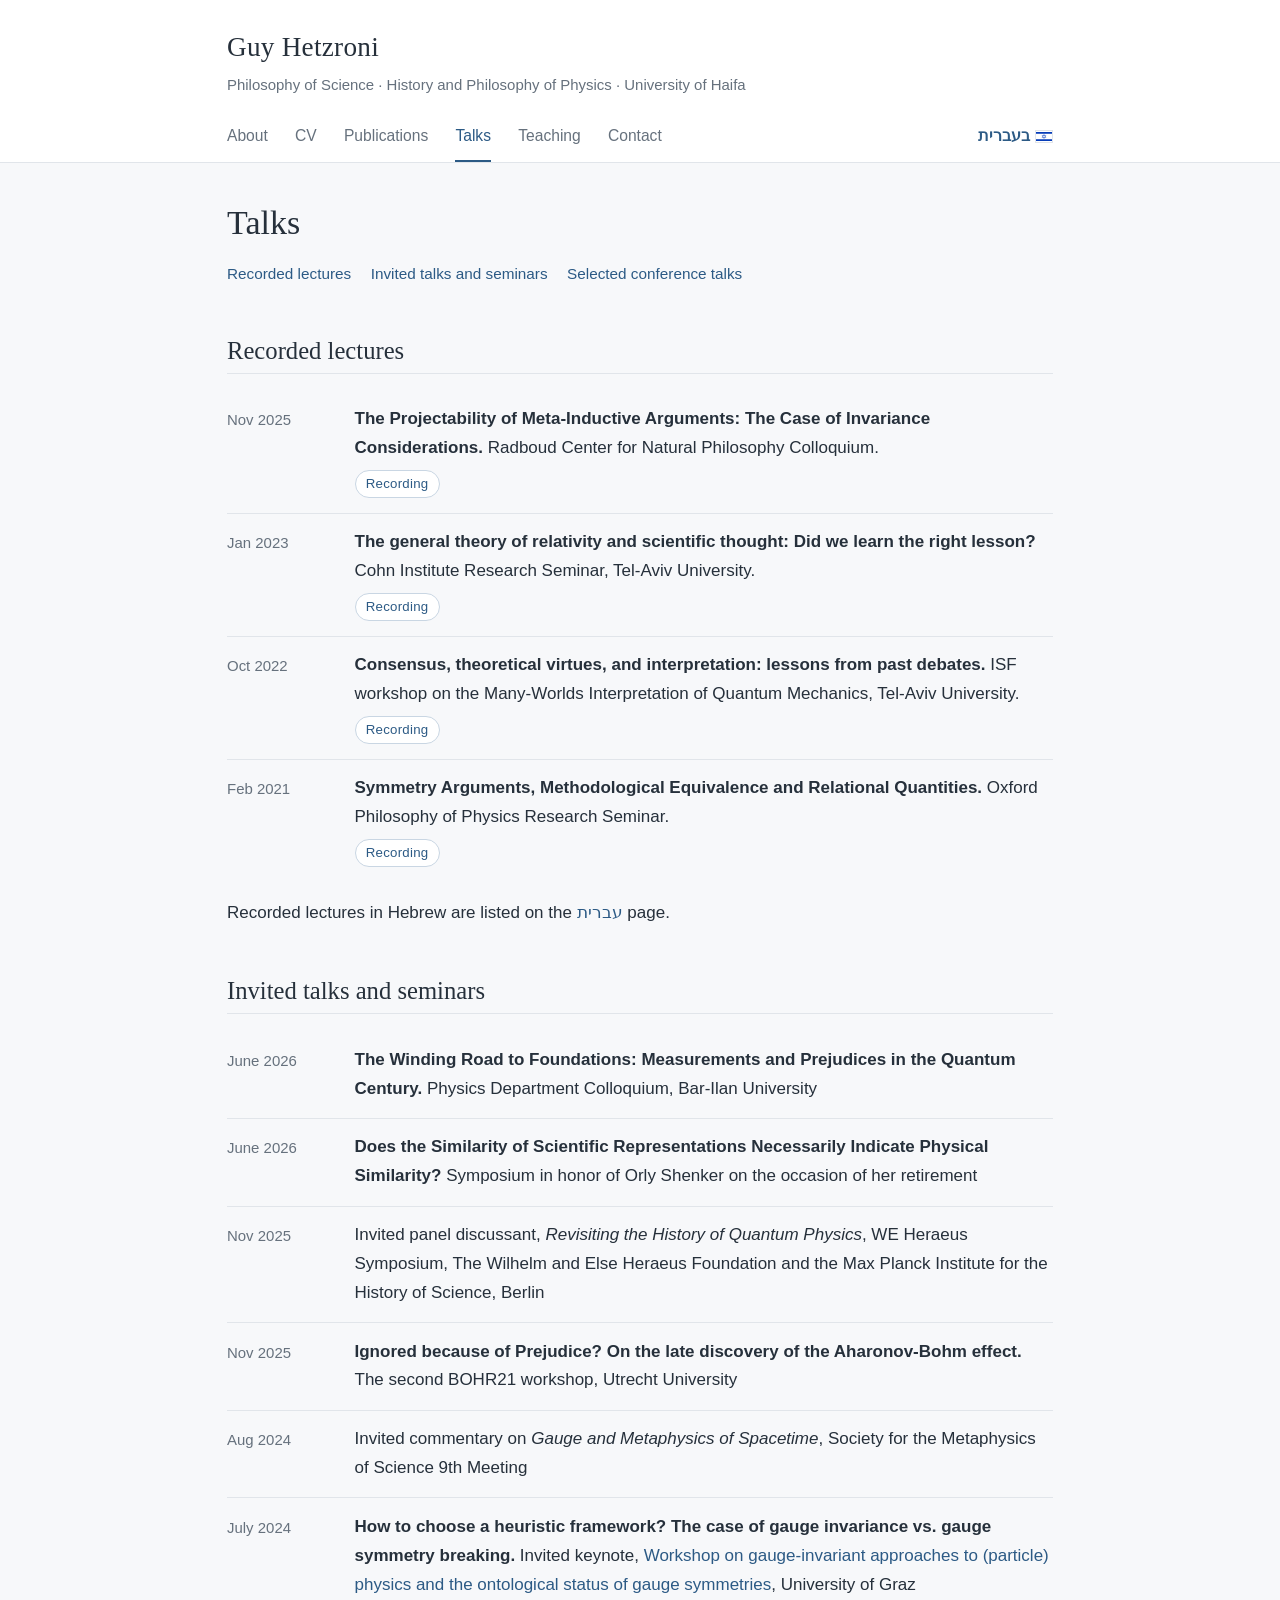
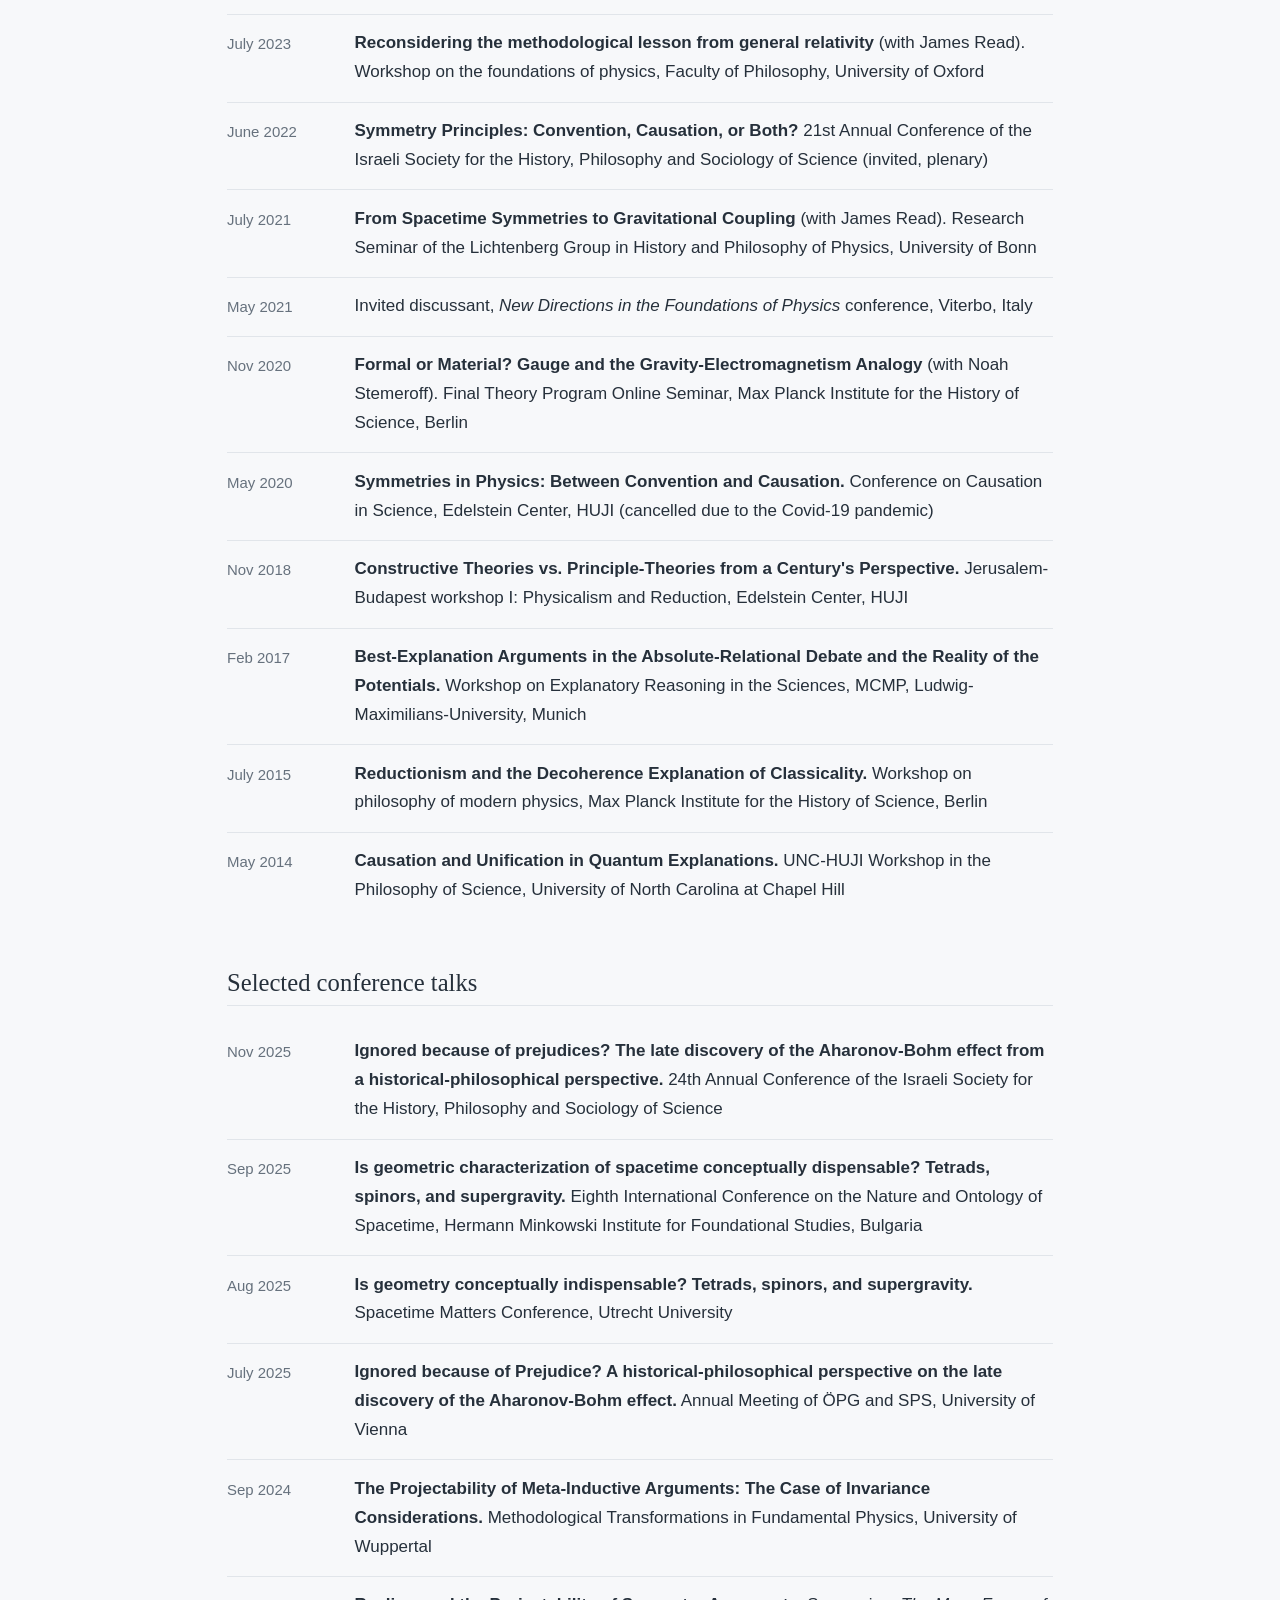
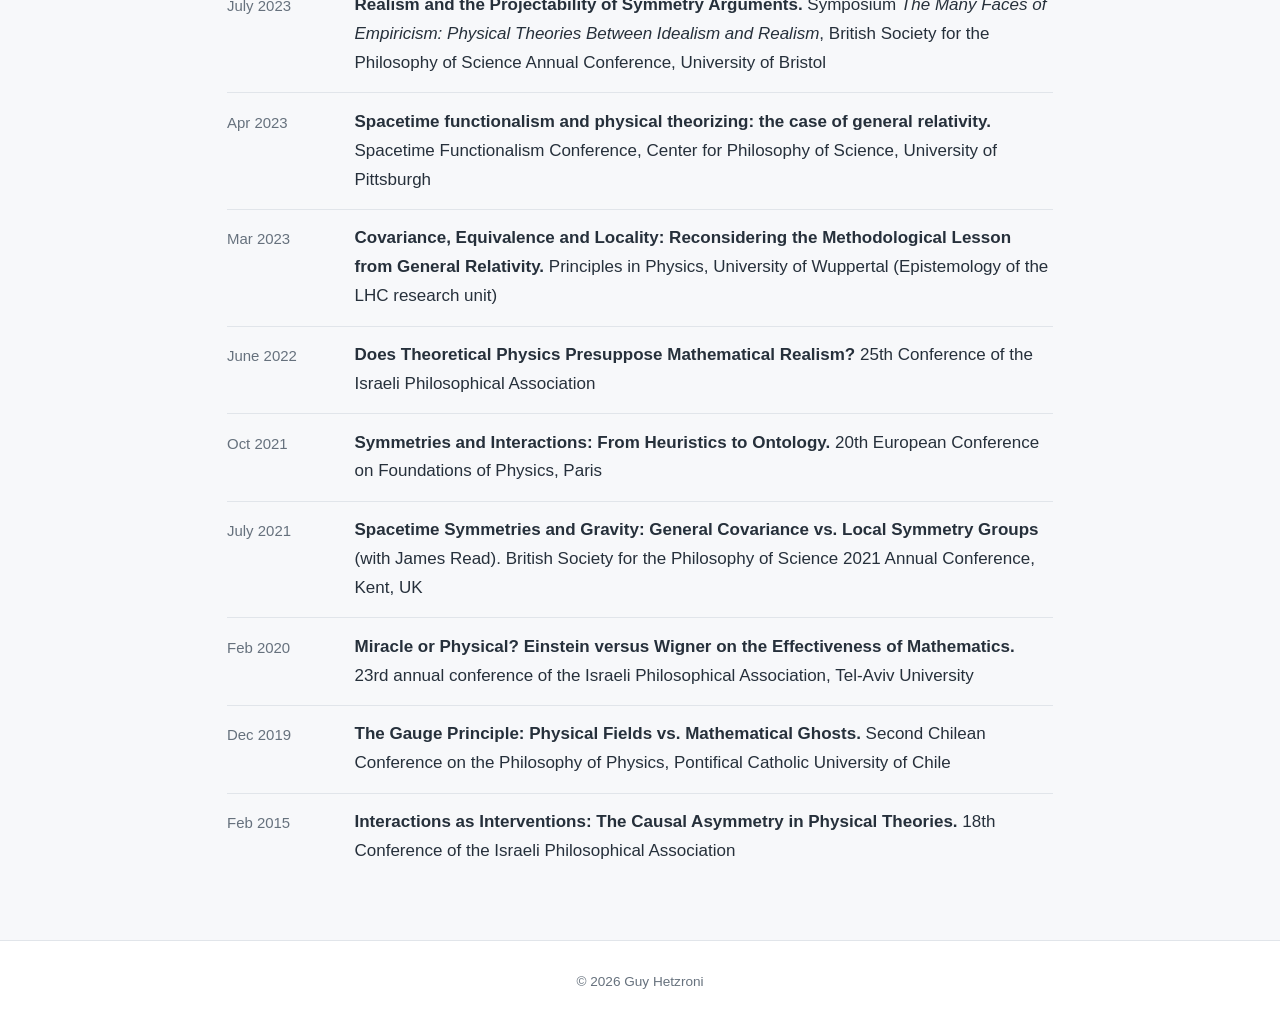
<file: talks.html>
<!DOCTYPE html>
<html lang="en">
<head>
  <meta charset="UTF-8">
  <meta name="viewport" content="width=device-width, initial-scale=1.0">
  <title>Talks · Guy Hetzroni</title>
  <link rel="stylesheet" href="css/style.css">
  <link rel="icon" href="favicon.ico" sizes="any">
  <link rel="icon" href="images/favicon.svg" type="image/svg+xml">
  <link rel="apple-touch-icon" href="images/apple-touch-icon.png">
</head>
<body>
  <header class="site-header">
    <div class="inner">
      <a class="site-title" href="index.html">Guy Hetzroni</a>
      <p class="site-subtitle">Philosophy of Science · History and Philosophy of Physics<span class="sub-sep"> · </span><span class="sub-place">University of Haifa</span></p>
      <nav aria-label="Main">
        <ul>
          <li><a href="index.html">About</a></li>
          <li><a href="cv.html">CV</a></li>
          <li><a href="publications.html">Publications</a></li>
          <li><a class="active" href="talks.html">Talks</a></li>
          <li><a href="teaching.html">Teaching</a></li>
          <li><a href="contact.html">Contact</a></li>
          <li class="nav-hebrew"><a href="he.html" lang="he">בעברית<img class="flag" src="images/flag-il.svg" alt=""></a></li>
        </ul>
      </nav>
    </div>
  </header>

  <main>
    <h1>Talks</h1>
    <p class="section-links">
      <a href="#recorded">Recorded lectures</a>
      <a href="#invited">Invited talks and seminars</a>
      <a href="#conference">Selected conference talks</a>
    </p>

    <h2 id="recorded">Recorded lectures</h2>
    <ul class="entries dated">
      <li>
        <span class="date">Nov 2025</span>
        <div>
          <span class="title">The Projectability of Meta-Inductive Arguments: The Case of Invariance Considerations.</span> Radboud Center for Natural Philosophy Colloquium.
          <div class="links"><a href="https://rcnp.science.ru.nl/videos/colloquium-2025-hetzroni.mp4" target="_blank" rel="noopener">Recording</a></div>
        </div>
      </li>
      <li>
        <span class="date">Jan 2023</span>
        <div>
          <span class="title">The general theory of relativity and scientific thought: Did we learn the right lesson?</span> Cohn Institute Research Seminar, Tel-Aviv University.
          <div class="links"><a href="https://www.youtube.com/watch?v=bJq2DTu1Bvw" target="_blank" rel="noopener">Recording</a></div>
        </div>
      </li>
      <li>
        <span class="date">Oct 2022</span>
        <div>
          <span class="title">Consensus, theoretical virtues, and interpretation: lessons from past debates.</span> ISF workshop on the Many-Worlds Interpretation of Quantum Mechanics, Tel-Aviv University.
          <div class="links"><a href="https://www.youtube.com/watch?v=iLqFhhwGAJg&amp;list=PLNiWLB_wsOg44ahbT61FTcyWMuizl7A5Z&amp;index=37" target="_blank" rel="noopener">Recording</a></div>
        </div>
      </li>
      <li>
        <span class="date">Feb 2021</span>
        <div>
          <span class="title">Symmetry Arguments, Methodological Equivalence and Relational Quantities.</span> Oxford Philosophy of Physics Research Seminar.
          <div class="links"><a href="https://www.youtube.com/watch?v=09Gnas8CXXw" target="_blank" rel="noopener">Recording</a></div>
        </div>
      </li>
    </ul>
    <p>Recorded lectures in Hebrew are listed on the <a href="he.html" lang="he">עברית</a> page.</p>

    <h2 id="invited">Invited talks and seminars</h2>
    <ul class="entries dated">
      <li><span class="date">June 2026</span><div><span class="title">The Winding Road to Foundations: Measurements and Prejudices in the Quantum Century.</span> Physics Department Colloquium, Bar-Ilan University</div></li>
      <li><span class="date">June 2026</span><div><span class="title">Does the Similarity of Scientific Representations Necessarily Indicate Physical Similarity?</span> Symposium in honor of Orly Shenker on the occasion of her retirement</div></li>
      <li><span class="date">Nov 2025</span><div>Invited panel discussant, <em>Revisiting the History of Quantum Physics</em>, WE Heraeus Symposium, The Wilhelm and Else Heraeus Foundation and the Max Planck Institute for the History of Science, Berlin</div></li>
      <li><span class="date">Nov 2025</span><div><span class="title">Ignored because of Prejudice? On the late discovery of the Aharonov-Bohm effect.</span> The second BOHR21 workshop, Utrecht University</div></li>
      <li><span class="date">Aug 2024</span><div>Invited commentary on <em>Gauge and Metaphysics of Spacetime</em>, Society for the Metaphysics of Science 9th Meeting</div></li>
      <li><span class="date">July 2024</span><div><span class="title">How to choose a heuristic framework? The case of gauge invariance vs. gauge symmetry breaking.</span> Invited keynote, <a href="https://gaugesymmetry24.uni-graz.at/de/" target="_blank" rel="noopener">Workshop on gauge-invariant approaches to (particle) physics and the ontological status of gauge symmetries</a>, University of Graz</div></li>
      <li><span class="date">July 2023</span><div><span class="title">Reconsidering the methodological lesson from general relativity</span> (with James Read). Workshop on the foundations of physics, Faculty of Philosophy, University of Oxford</div></li>
      <li><span class="date">June 2022</span><div><span class="title">Symmetry Principles: Convention, Causation, or Both?</span> 21st Annual Conference of the Israeli Society for the History, Philosophy and Sociology of Science (invited, plenary)</div></li>
      <li><span class="date">July 2021</span><div><span class="title">From Spacetime Symmetries to Gravitational Coupling</span> (with James Read). Research Seminar of the Lichtenberg Group in History and Philosophy of Physics, University of Bonn</div></li>
      <li><span class="date">May 2021</span><div>Invited discussant, <em>New Directions in the Foundations of Physics</em> conference, Viterbo, Italy</div></li>
      <li><span class="date">Nov 2020</span><div><span class="title">Formal or Material? Gauge and the Gravity-Electromagnetism Analogy</span> (with Noah Stemeroff). Final Theory Program Online Seminar, Max Planck Institute for the History of Science, Berlin</div></li>
      <li><span class="date">May 2020</span><div><span class="title">Symmetries in Physics: Between Convention and Causation.</span> Conference on Causation in Science, Edelstein Center, HUJI (cancelled due to the Covid-19 pandemic)</div></li>
      <li><span class="date">Nov 2018</span><div><span class="title">Constructive Theories vs. Principle-Theories from a Century's Perspective.</span> Jerusalem-Budapest workshop I: Physicalism and Reduction, Edelstein Center, HUJI</div></li>
      <li><span class="date">Feb 2017</span><div><span class="title">Best-Explanation Arguments in the Absolute-Relational Debate and the Reality of the Potentials.</span> Workshop on Explanatory Reasoning in the Sciences, MCMP, Ludwig-Maximilians-University, Munich</div></li>
      <li><span class="date">July 2015</span><div><span class="title">Reductionism and the Decoherence Explanation of Classicality.</span> Workshop on philosophy of modern physics, Max Planck Institute for the History of Science, Berlin</div></li>
      <li><span class="date">May 2014</span><div><span class="title">Causation and Unification in Quantum Explanations.</span> UNC-HUJI Workshop in the Philosophy of Science, University of North Carolina at Chapel Hill</div></li>
    </ul>

    <h2 id="conference">Selected conference talks</h2>
    <ul class="entries dated">
      <li><span class="date">Nov 2025</span><div><span class="title">Ignored because of prejudices? The late discovery of the Aharonov-Bohm effect from a historical-philosophical perspective.</span> 24th Annual Conference of the Israeli Society for the History, Philosophy and Sociology of Science</div></li>
      <li><span class="date">Sep 2025</span><div><span class="title">Is geometric characterization of spacetime conceptually dispensable? Tetrads, spinors, and supergravity.</span> Eighth International Conference on the Nature and Ontology of Spacetime, Hermann Minkowski Institute for Foundational Studies, Bulgaria</div></li>
      <li><span class="date">Aug 2025</span><div><span class="title">Is geometry conceptually indispensable? Tetrads, spinors, and supergravity.</span> Spacetime Matters Conference, Utrecht University</div></li>
      <li><span class="date">July 2025</span><div><span class="title">Ignored because of Prejudice? A historical-philosophical perspective on the late discovery of the Aharonov-Bohm effect.</span> Annual Meeting of ÖPG and SPS, University of Vienna</div></li>
      <li><span class="date">Sep 2024</span><div><span class="title">The Projectability of Meta-Inductive Arguments: The Case of Invariance Considerations.</span> Methodological Transformations in Fundamental Physics, University of Wuppertal</div></li>
      <li><span class="date">July 2023</span><div><span class="title">Realism and the Projectability of Symmetry Arguments.</span> Symposium <em>The Many Faces of Empiricism: Physical Theories Between Idealism and Realism</em>, British Society for the Philosophy of Science Annual Conference, University of Bristol</div></li>
      <li><span class="date">Apr 2023</span><div><span class="title">Spacetime functionalism and physical theorizing: the case of general relativity.</span> Spacetime Functionalism Conference, Center for Philosophy of Science, University of Pittsburgh</div></li>
      <li><span class="date">Mar 2023</span><div><span class="title">Covariance, Equivalence and Locality: Reconsidering the Methodological Lesson from General Relativity.</span> Principles in Physics, University of Wuppertal (Epistemology of the LHC research unit)</div></li>
      <li><span class="date">June 2022</span><div><span class="title">Does Theoretical Physics Presuppose Mathematical Realism?</span> 25th Conference of the Israeli Philosophical Association</div></li>
      <li><span class="date">Oct 2021</span><div><span class="title">Symmetries and Interactions: From Heuristics to Ontology.</span> 20th European Conference on Foundations of Physics, Paris</div></li>
      <li><span class="date">July 2021</span><div><span class="title">Spacetime Symmetries and Gravity: General Covariance vs. Local Symmetry Groups</span> (with James Read). British Society for the Philosophy of Science 2021 Annual Conference, Kent, UK</div></li>
      <li><span class="date">Feb 2020</span><div><span class="title">Miracle or Physical? Einstein versus Wigner on the Effectiveness of Mathematics.</span> 23rd annual conference of the Israeli Philosophical Association, Tel-Aviv University</div></li>
      <li><span class="date">Dec 2019</span><div><span class="title">The Gauge Principle: Physical Fields vs. Mathematical Ghosts.</span> Second Chilean Conference on the Philosophy of Physics, Pontifical Catholic University of Chile</div></li>
      <li><span class="date">Feb 2015</span><div><span class="title">Interactions as Interventions: The Causal Asymmetry in Physical Theories.</span> 18th Conference of the Israeli Philosophical Association</div></li>
    </ul>
  </main>

  <footer>
    <p>&copy; 2026 Guy Hetzroni</p>
  </footer>
  <script data-goatcounter="https://guyguyhtz.goatcounter.com/count"
          async src="//gc.zgo.at/count.js"></script>
</body>
</html>
</file>
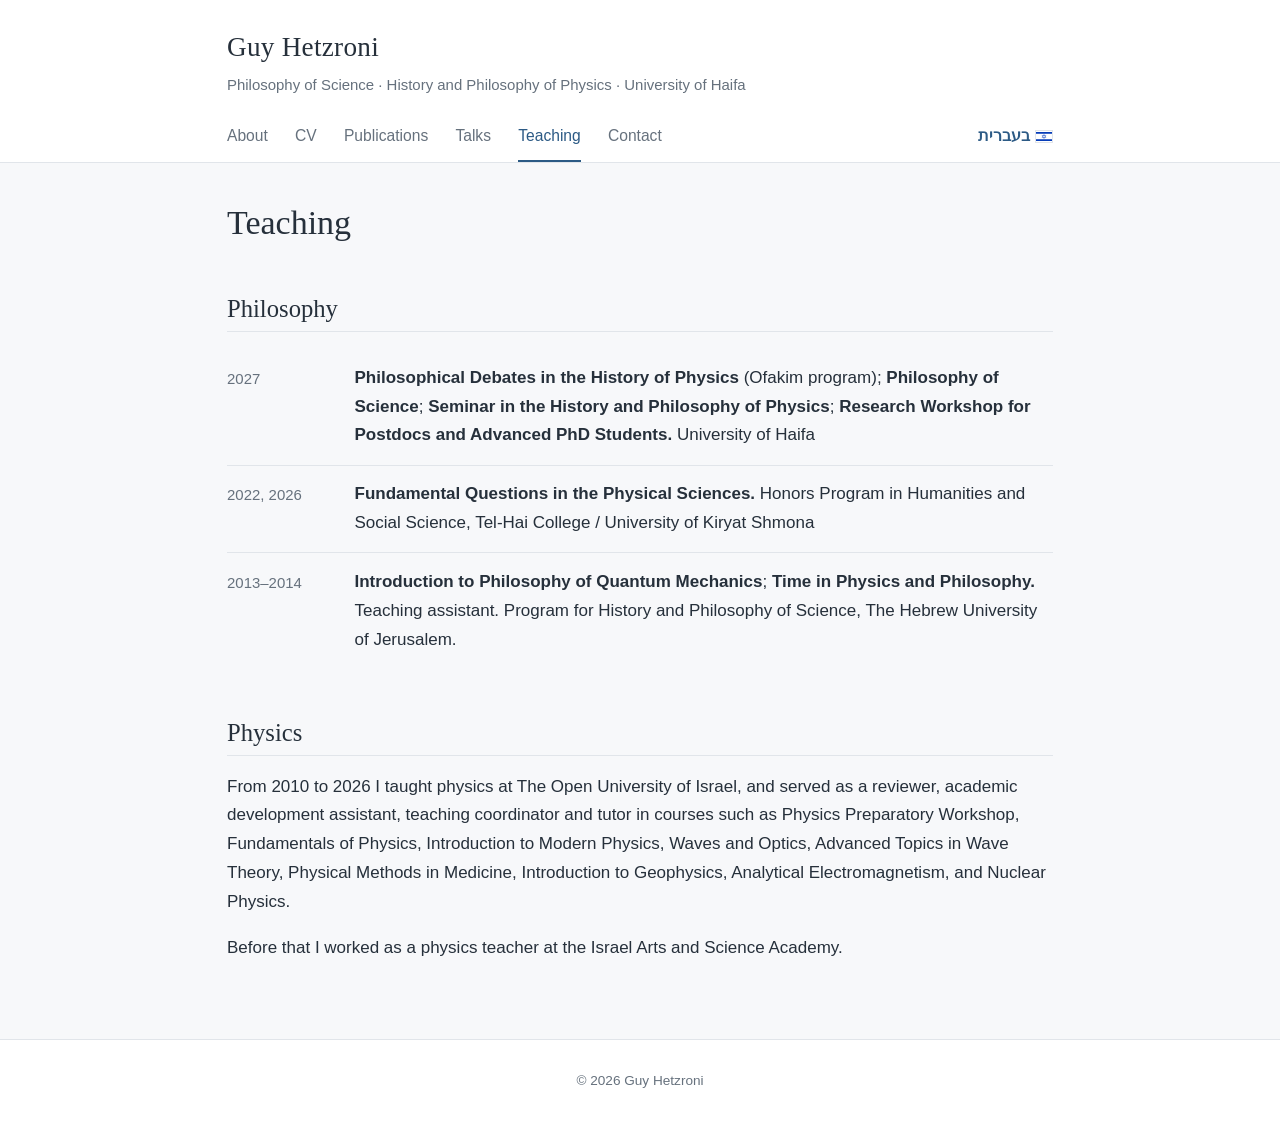
<file: teaching.html>
<!DOCTYPE html>
<html lang="en">
<head>
  <meta charset="UTF-8">
  <meta name="viewport" content="width=device-width, initial-scale=1.0">
  <title>Teaching · Guy Hetzroni</title>
  <link rel="stylesheet" href="css/style.css">
  <link rel="icon" href="favicon.ico" sizes="any">
  <link rel="icon" href="images/favicon.svg" type="image/svg+xml">
  <link rel="apple-touch-icon" href="images/apple-touch-icon.png">
</head>
<body>
  <header class="site-header">
    <div class="inner">
      <a class="site-title" href="index.html">Guy Hetzroni</a>
      <p class="site-subtitle">Philosophy of Science · History and Philosophy of Physics<span class="sub-sep"> · </span><span class="sub-place">University of Haifa</span></p>
      <nav aria-label="Main">
        <ul>
          <li><a href="index.html">About</a></li>
          <li><a href="cv.html">CV</a></li>
          <li><a href="publications.html">Publications</a></li>
          <li><a href="talks.html">Talks</a></li>
          <li><a class="active" href="teaching.html">Teaching</a></li>
          <li><a href="contact.html">Contact</a></li>
          <li class="nav-hebrew"><a href="he.html" lang="he">בעברית<img class="flag" src="images/flag-il.svg" alt=""></a></li>
        </ul>
      </nav>
    </div>
  </header>

  <main>
    <h1>Teaching</h1>

    <h2>Philosophy</h2>

    <ul class="entries dated">
      <li>
        <span class="date">2027</span>
        <div><span class="title">Philosophical Debates in the History of Physics</span> (Ofakim program); <span class="title">Philosophy of Science</span>; <span class="title">Seminar in the History and Philosophy of Physics</span>; <span class="title">Research Workshop for Postdocs and Advanced PhD Students.</span> University of Haifa</div>
      </li>
      <li>
        <span class="date">2022, 2026</span>
        <div><span class="title">Fundamental Questions in the Physical Sciences.</span> Honors Program in Humanities and Social Science, Tel-Hai College / University of Kiryat Shmona</div>
      </li>
      <li>
        <span class="date">2013–2014</span>
        <div><span class="title">Introduction to Philosophy of Quantum Mechanics</span>; <span class="title">Time in Physics and Philosophy.</span> Teaching assistant. Program for History and Philosophy of Science, The Hebrew University of Jerusalem.</div>
      </li>
    </ul>

    <h2>Physics</h2>
    <p>From 2010 to 2026 I taught physics at The Open University of Israel, and served as a reviewer, academic development assistant, teaching coordinator and tutor in courses such as Physics Preparatory Workshop, Fundamentals of Physics, Introduction to Modern Physics, Waves and Optics, Advanced Topics in Wave Theory, Physical Methods in Medicine, Introduction to Geophysics, Analytical Electromagnetism, and Nuclear Physics.</p>
    <p>Before that I worked as a physics teacher at the Israel Arts and Science Academy.</p>
  </main>

  <footer>
    <p>&copy; 2026 Guy Hetzroni</p>
  </footer>
  <script data-goatcounter="https://guyguyhtz.goatcounter.com/count"
          async src="//gc.zgo.at/count.js"></script>
</body>
</html>
</file>
<file: css/style.css>
/* Guy Hetzroni — personal academic website
   One stylesheet for every page. Colours are set once below. */

:root {
  --ink: #26303b;          /* main text */
  --muted: #66717d;        /* dates, captions */
  --blue: #2c5a85;         /* links, accents */
  --blue-dark: #1f4466;
  --blue-soft: #edf2f7;    /* light blue panels */
  --line: #e1e5ea;         /* borders */
  --bg: #f7f8fa;           /* page background */
  --surface: #ffffff;      /* content background */
  --max: 860px;
  --serif: "Iowan Old Style", "Palatino Linotype", Palatino, Georgia, serif;
  --sans: -apple-system, "Segoe UI", "Helvetica Neue", Arial, sans-serif;
}

* { box-sizing: border-box; }

html {
  font-size: 17px;
  scroll-behavior: smooth;
}

body {
  margin: 0;
  background: var(--bg);
  color: var(--ink);
  font-family: var(--sans);
  line-height: 1.7;
}

a { color: var(--blue); text-decoration: none; }
a:hover { color: var(--blue-dark); text-decoration: underline; }

img { max-width: 100%; display: block; }

/* ---------- Header and navigation ---------- */

.site-header {
  background: var(--surface);
  border-bottom: 1px solid var(--line);
}

.site-header .inner {
  max-width: var(--max);
  margin: 0 auto;
  padding: 1.4rem 1rem 0;
}

.site-title {
  font-family: var(--serif);
  font-size: 1.6rem;
  color: var(--ink);
  letter-spacing: 0.01em;
}
.site-title:hover { color: var(--ink); text-decoration: none; }

.site-subtitle {
  margin: 0.1rem 0 0;
  color: var(--muted);
  font-size: 0.88rem;
}

nav ul {
  list-style: none;
  margin: 1rem 0 0;
  padding: 0;
  display: flex;
  flex-wrap: wrap;
  gap: 0 1.6rem;
  font-size: 0.92rem;
}

nav a {
  display: inline-block;
  padding: 0.55rem 0 0.6rem;
  color: var(--muted);
  border-bottom: 2px solid transparent;
}
nav a:hover { color: var(--blue); text-decoration: none; }
nav a.active { color: var(--blue); border-bottom-color: var(--blue); }

/* "בעברית" sits at the right end of the ribbon */
nav .nav-hebrew { margin-left: auto; }
nav .nav-hebrew a { font-weight: 600; color: var(--blue); }
.flag {
  display: inline-block;
  width: 1.15em;
  height: auto;
  margin-left: 0.35em;
  vertical-align: -0.12em;
  border: 1px solid var(--line);
}

/* ---------- Main content ---------- */

main {
  max-width: var(--max);
  margin: 0 auto;
  padding: 2.25rem 1rem 3.5rem;
}

h1, h2, h3 {
  font-family: var(--serif);
  font-weight: normal;
  line-height: 1.3;
  color: var(--ink);
}
h1 { font-size: 2rem; margin: 0 0 0.3rem; }
h2 {
  font-size: 1.45rem;
  margin: 2.8rem 0 1rem;
  padding-bottom: 0.35rem;
  border-bottom: 1px solid var(--line);
}
h3 { font-size: 1.15rem; margin: 2rem 0 0.6rem; }

/* Anchored headings stop below the top edge when scrolled to */
[id] { scroll-margin-top: 1.25rem; }

.lead {
  font-size: 1.08rem;
  color: var(--muted);
}

/* ---------- Home page ---------- */

.banner {
  width: 100%;
  height: 210px;
  object-fit: cover;
  object-position: 15% 10%;   /* the tower is at the top left: keep it in view on every screen */
}

.intro {
  display: grid;
  grid-template-columns: 1fr 270px;   /* text left, portrait right */
  gap: 2.25rem;
  align-items: start;
}

.portrait {
  order: 2;                         /* portrait sits right of the text on wide screens */
  width: 270px;
  height: 320px;
  object-fit: cover;
  object-position: 45% 30%;
  border-radius: 16px;
  margin-top: 0.4rem;             /* below the banner, level with the name, so the sea stays in view */
  border: 5px solid var(--surface);
  box-shadow: 0 2px 10px rgba(30, 50, 70, 0.12);
  background: var(--surface);
}

.position {
  color: var(--blue);
  font-size: 1.02rem;
  margin: 0 0 1rem;
}

.lang-toggle {
  float: right;
  font-size: 0.85rem;
  color: var(--muted);
  margin-top: 0.4rem;
}
.lang-toggle a, .lang-toggle span { padding: 0 0.15rem; }
.lang-toggle .current { color: var(--ink); font-weight: 600; }

/* Opening paragraph of the Research section: larger serif text, like a book's lead */
.research-lead {
  font-family: var(--serif);
  font-size: 1.1rem;
  line-height: 1.65;
  color: #4a5562;         /* softer than the main text, darker than captions */
  text-align: justify;
  hyphens: auto;          /* avoids wide gaps between words in justified lines */
  margin: 0 0 2.2rem;
}

.research-theme {
  border-left: 3px solid var(--blue);
  padding: 0.1rem 0 0.1rem 1.1rem;
  margin: 1.8rem 0;
}
.research-theme h3 { margin-top: 0; }

.note {
  background: var(--blue-soft);
  border-radius: 6px;
  padding: 1rem 1.25rem;
  margin: 2.25rem 0 0;
}
.note h3 { margin: 0 0 0.3rem; font-size: 1.05rem; }
.note p { margin: 0.3rem 0; }

/* ---------- Contact page ---------- */

/* Photo spans from the top of the "Contact" heading to the last line of text */
.contact-grid {
  display: grid;
  grid-template-columns: 1fr 420px;   /* details left, campus photo right */
  gap: 2rem;
  align-items: stretch;
}
.contact-grid > div > :last-child { margin-bottom: 0; }

/* The text column sets the height; the photo fills its cell without affecting it */
.contact-photo-cell { position: relative; }

.contact-photo {
  position: absolute;
  top: 0.6rem;            /* level with the top of the letters in "Contact" */
  bottom: 0.45rem;        /* level with the baseline of the last line of text */
  left: 0;
  width: 100%;
  height: calc(100% - 1.05rem);
  object-fit: cover;
  object-position: center top;   /* keep the sky above the tower; trim the slope below */
  border-radius: 16px;
  border: 5px solid var(--surface);
  box-shadow: 0 2px 10px rgba(30, 50, 70, 0.12);
  box-sizing: border-box;
}

/* ---------- Lists of publications, talks ---------- */

.entries {
  list-style: none;
  margin: 0;
  padding: 0;
}

.entries li {
  padding: 0.85rem 0;
  border-bottom: 1px solid var(--line);
}
.entries li:last-child { border-bottom: none; }

.entries .title { font-weight: 600; }
.entries .venue { font-style: italic; }
.entries .me { font-weight: 600; }

.links {
  display: flex;
  flex-wrap: wrap;
  gap: 0.4rem;
  margin-top: 0.4rem;
}
.links a {
  font-size: 0.78rem;
  letter-spacing: 0.02em;
  padding: 0.12rem 0.6rem;
  border: 1px solid #c9d6e3;
  border-radius: 999px;
  background: var(--surface);
}
.links a:hover { background: var(--blue-soft); text-decoration: none; }
/* Official (publisher) link is filled to stand out from preprints */
.links a.official {
  background: var(--blue);
  border-color: var(--blue);
  color: #fff;
}
.links a.official:hover { background: var(--blue-dark); }

.dated li {
  display: grid;
  grid-template-columns: 6.5rem 1fr;
  gap: 1rem;
}
.dated .date {
  color: var(--muted);
  font-size: 0.88rem;
  padding-top: 0.12rem;
}

.section-links {
  font-size: 0.9rem;
  color: var(--muted);
}
.section-links a { margin-right: 0.9rem; }

/* ---------- CV tables ---------- */

.cv {
  width: 100%;
  border-collapse: collapse;
}
.cv td {
  vertical-align: top;
  padding: 0.6rem 0;
  border-bottom: 1px solid var(--line);
}
.cv tr:last-child td { border-bottom: none; }
.cv td:first-child {
  width: 7.5rem;
  color: var(--muted);
  font-size: 0.9rem;
  white-space: nowrap;
  padding-right: 1rem;
}

/* ---------- Hebrew page ---------- */

.rtl {
  direction: rtl;
  text-align: right;
  font-family: "Segoe UI", Arial, "Noto Sans Hebrew", sans-serif;
}
.rtl h1, .rtl h2, .rtl h3 { font-family: inherit; font-weight: 600; }
.rtl .lang-toggle { float: left; }
/* Hebrew page: portrait on the right of the text, no banner to overlap */
.rtl .intro { grid-template-columns: 270px 1fr; }
.rtl .portrait { order: 0; margin-top: 0.4rem; }
.rtl .research-theme {
  border-left: none;
  border-right: 3px solid var(--blue);
  padding: 0.1rem 1.1rem 0.1rem 0;
}

/* ---------- Footer ---------- */

footer {
  border-top: 1px solid var(--line);
  background: var(--surface);
  color: var(--muted);
  font-size: 0.8rem;
  text-align: center;
  padding: 1.5rem 1rem;
}
footer p { margin: 0.2rem 0; }

/* ---------- Phones ---------- */

@media (max-width: 640px) {
  html { font-size: 16px; }
  .sub-sep { display: none; }            /* subtitle: "University of Haifa" on its own line */
  .sub-place { display: block; }
  nav ul { gap: 0 1.1rem; }
  nav .nav-hebrew { margin-left: 0; }
  .banner { height: 130px; }
  .intro, .rtl .intro { grid-template-columns: 1fr; gap: 1rem; }
  .contact-grid { grid-template-columns: 1fr; gap: 0.5rem; }
  .contact-photo { position: static; height: auto; aspect-ratio: 4 / 3; margin-top: 1rem; }
  .portrait { order: 0; width: 160px; height: 190px; margin-top: -4rem; }
  .dated li { grid-template-columns: 1fr; gap: 0; }
  .cv td:first-child { width: 5.5rem; white-space: normal; }
  h1 { font-size: 1.7rem; }
}
</file>
